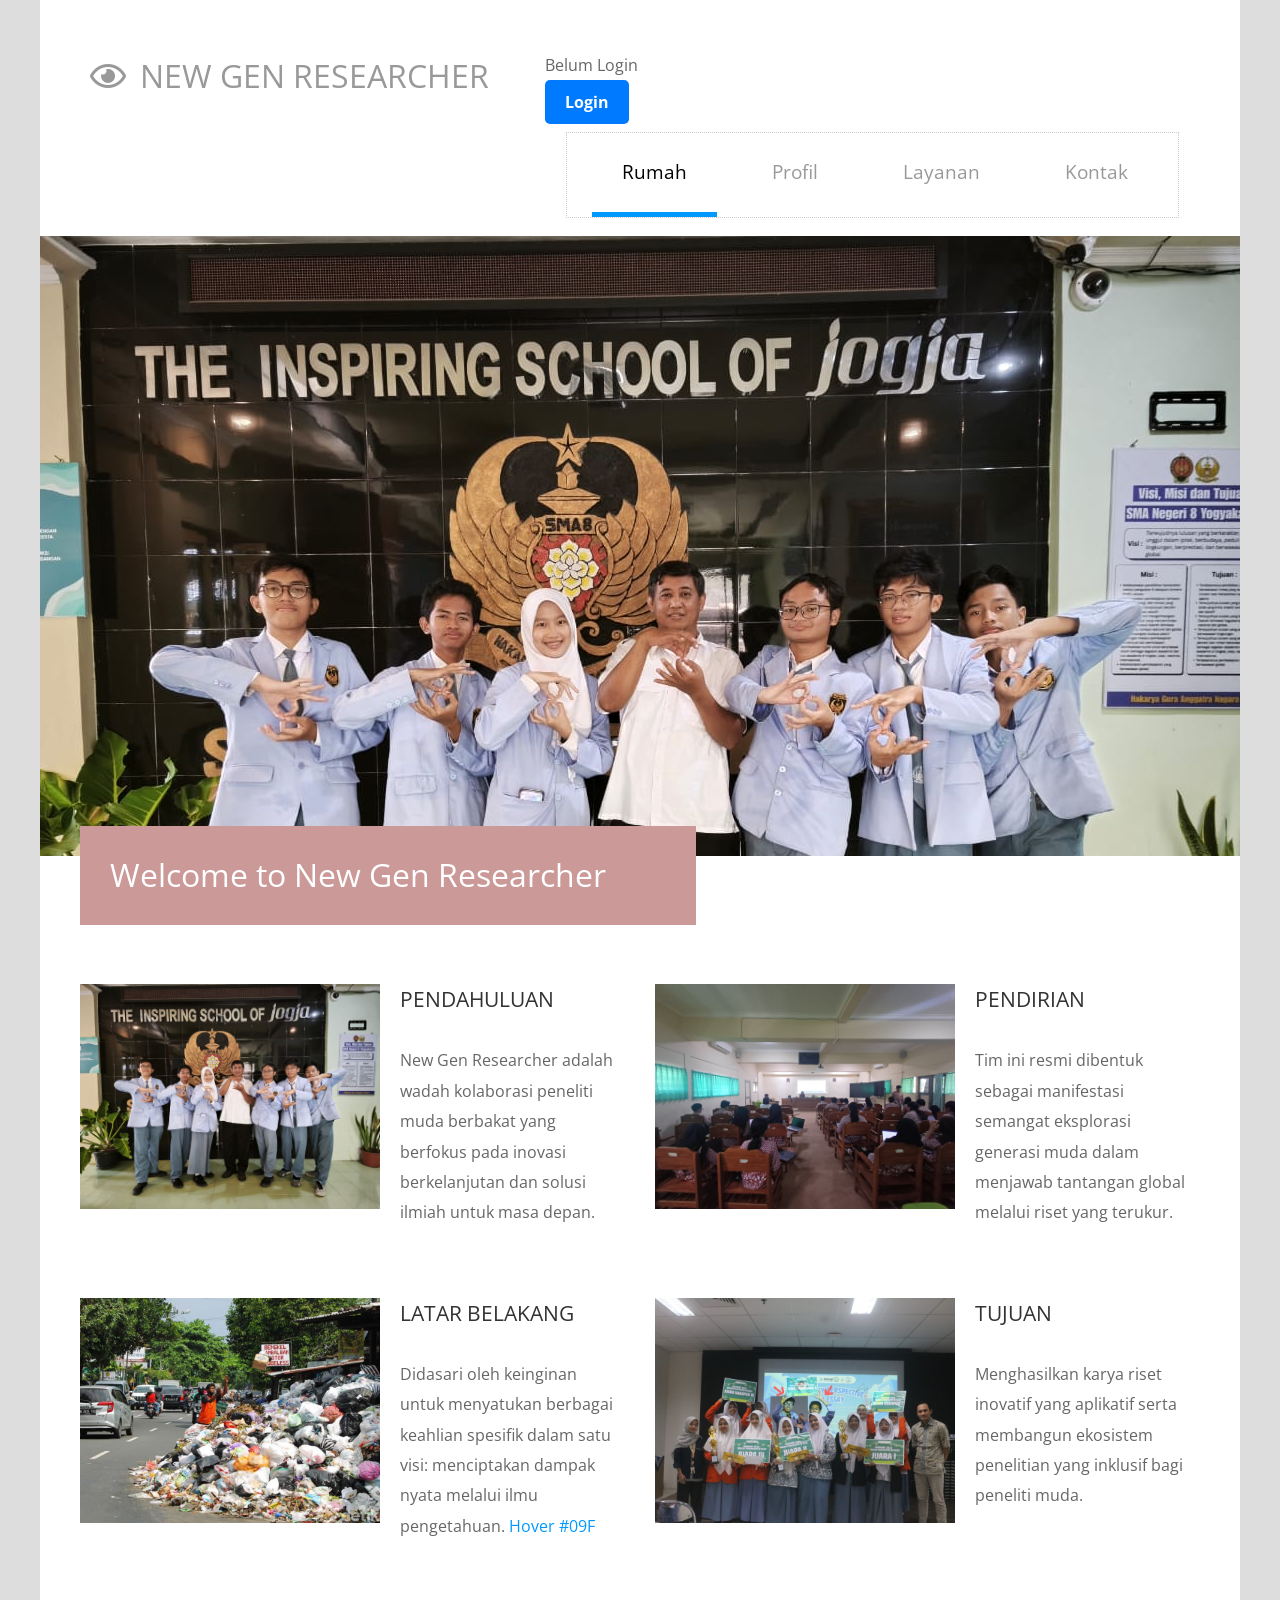
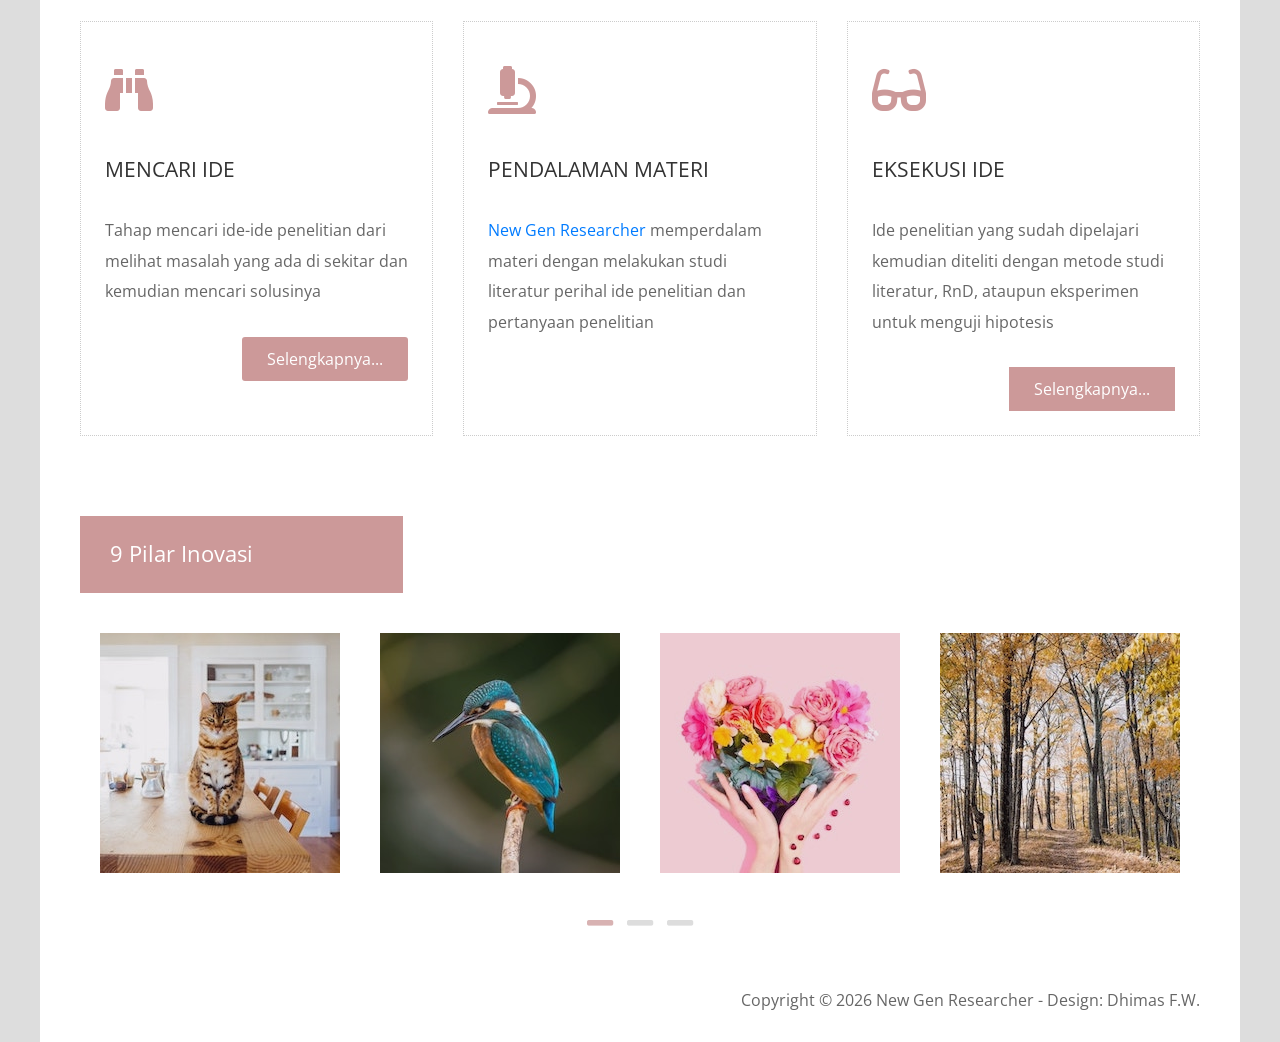
<file: index.html>
<!DOCTYPE html>
<html lang="en">
<head>
    <meta charset="UTF-8">
    <meta name="viewport" content="width=device-width, initial-scale=1.0">
    <meta http-equiv="X-UA-Compatible" content="ie=edge">
    
    <title>New Vision HTML CSS Template</title>
    
    <link href="https://fonts.googleapis.com/css?family=Open+Sans:400,800" rel="stylesheet" /> <!-- https://fonts.google.com/specimen/Open+Sans?selection.family=Open+Sans -->
    <link href="css/all.min.css" rel="stylesheet" /> <!-- https://fontawesome.com/ -->
    <link href="slick/slick.css" rel="stylesheet" /> <!-- https://kenwheeler.github.io/slick/ -->
    <link href="slick/slick-theme.css" rel="stylesheet" />
	<link href="css/bootstrap.min.css" rel="stylesheet" /> <!-- https://getbootstrap.com -->
	<link href="css/templatemo-new-vision.css" rel="stylesheet" />
<!--

New Vision Template

https://templatemo.com/tm-542-new-vision

-->
</head>
<body>
    <!-- Page Header -->
    <div class="container-fluid">
        <div class="tm-site-header">
            <div class="row">
                <div class="col-12 tm-site-header-col">
                    <div class="tm-site-header-left">
                        <i class="far fa-2x fa-eye tm-site-icon"></i>
                        <h1 class="tm-site-name">New Gen Researcher</h1>
                    </div>
				<div class="primary-button">
                    <p id="userInfo">Belum Login</p>
                    <div id="authArea">
      	                <a href="login/login.html" class="nav-cta">
                           Login
                        </a>
                    </div>
                    <div class="tm-site-header-right tm-menu-container-outer">
                        
                        <!--Navbar-->
                        <nav class="navbar navbar-expand-lg">
                        
                          <!-- Collapse button -->
                          <button class="navbar-toggler toggler-example" type="button" data-toggle="collapse" data-target="#navbarSupportedContent1"
                            aria-controls="navbarSupportedContent1" aria-expanded="false" aria-label="Toggle navigation"><span class="dark-blue-text"><i
                                class="fas fa-bars fa-1x"></i></span></button>
                        
                          <!-- Collapsible content -->
                          <div class="collapse navbar-collapse tm-nav" id="navbarSupportedContent1">
                        
                            <!-- Links -->
                            <ul class="navbar-nav mr-auto">
                              <li class="nav-item active">
                                <a class="nav-link tm-nav-link" href="#">Rumah <span class="sr-only">(current)</span></a>
                              </li>
                              <li class="nav-item">
                                <a class="nav-link tm-nav-link" href="company.html">Profil</a>
                              </li>
                              <li class="nav-item">
                                <a class="nav-link tm-nav-link" href="services.html">Layanan</a>
                              </li>
                              <li class="nav-item">
                                <a class="nav-link tm-nav-link" href="contact.html">Kontak</a>
                              </li>
                            </ul>
                            <!-- Links -->
                        
                          </div>
                          <!-- Collapsible content -->
                        
                        </nav>
                        <!--/.Navbar-->
                    </div>
                </div>
            </div>
        </div>
        
        <div class="row">
            <div class="col-12">
                <div class="tm-main-bg"></div>        
            </div>
        </div>
        
        <!-- Main -->
        <main>
            <!-- Welcome section -->
            <section class="tm-welcome">
                <div class="row">
                    <div class="col-12">
                        <h2 class="tm-section-header tm-header-floating">Welcome to New Gen Researcher</h2>         
                    </div>
                </div>
                
                <div class="row tm-welcome-row">
                    <article class="col-lg-6 tm-media">
                        <img src="img/img-3x2-01.jpg" alt="Welcome image" class="img-fluid tm-media-img" />
                        <div class="tm-media-body">
                            <a href="#" class="tm-article-link"><h3 class="tm-article-title text-uppercase">Pendahuluan</h3></a>
                            <p>New Gen Researcher adalah wadah kolaborasi peneliti muda berbakat yang berfokus pada inovasi berkelanjutan dan solusi ilmiah untuk masa depan.</p>
                        </div>
                    </article>
                    <article class="col-lg-6 tm-media">
                        <img src="img/img-3x2-02.jpg" alt="Welcome image" class="img-fluid tm-media-img" />
                        <div class="tm-media-body">
                            <a href="#" class="tm-article-link"><h3 class="tm-article-title text-uppercase">Pendirian</h3></a>
                            <p>Tim ini resmi dibentuk sebagai manifestasi semangat eksplorasi generasi muda dalam menjawab tantangan global melalui riset yang terukur.</p>
                        </div>
                    </article>
                    <article class="col-lg-6 tm-media">
                        <img src="img/img-3x2-03.jpg" alt="Welcome image" class="img-fluid tm-media-img" />
                        <div class="tm-media-body">
                            <a href="#" class="tm-article-link"><h3 class="tm-article-title text-uppercase">Latar Belakang</h3></a>
                            <p>Didasari oleh keinginan untuk menyatukan berbagai keahlian spesifik dalam satu visi: menciptakan dampak nyata melalui ilmu pengetahuan. <span class="tm-hover-color">Hover #09F</span></p>
                        </div>
                    </article>
                    <article class="col-lg-6 tm-media">
                        <img src="img/img-3x2-04.jpg" alt="Welcome image" class="img-fluid tm-media-img" />
                        <div class="tm-media-body">
                            <a href="#" class="tm-article-link"><h3 class="tm-article-title text-uppercase">Tujuan</h3></a>
                            <p>Menghasilkan karya riset inovatif yang aplikatif serta membangun ekosistem penelitian yang inklusif bagi peneliti muda.</p>
                        </div>
                    </article>
                </div>
                
                <div class="row tm-welcome-row-2">
                    <div class="col-lg-4 tm-dotted-box-container">
                        <article class="tm-dotted-box">
                            <i class="fas fa-3x fa-binoculars tm-article-icon"></i>
                            <h3 class="tm-article-title">Mencari Ide</h3>
                            <p class="tm-article-text">Tahap mencari ide-ide penelitian dari melihat masalah yang ada di sekitar dan kemudian mencari solusinya</p>
                            <a class="tm-btn tm-btn-rounded tm-article-link" href="#">Selengkapnya...</a>
                        </article>    
                    </div>
                    <div class="col-lg-4 tm-dotted-box-container">
                        <article class="tm-dotted-box">
                            <i class="fas fa-3x fa-microscope tm-article-icon"></i>
                            <h3 class="tm-article-title">Pendalaman Materi</h3>
                            <p class="tm-article-text"><a rel="nofollow" target="_parent" href="https://langgengsudiwiyono-jpg.github.io/dhimastugasakhir/index.html">New Gen Researcher</a> memperdalam materi dengan melakukan studi literatur perihal ide penelitian dan pertanyaan penelitian</p>
                        </article>    
                    </div>
                    <div class="col-lg-4 tm-dotted-box-container">
                        <article class="tm-dotted-box">
                            <i class="fas fa-3x fa-glasses tm-article-icon"></i>
                            <h3 class="tm-article-title">Eksekusi Ide</h3>
                            <p class="tm-article-text">Ide penelitian yang sudah dipelajari kemudian diteliti dengan metode studi literatur, RnD, ataupun eksperimen untuk menguji hipotesis</p>
                            <a class="tm-btn tm-article-link" href="#">Selengkapnya...</a>
                        </article>
                    </div>
                </div>
            </section>
            
            <!-- Featured -->
            <section class="tm-featured">
                <div class="row">
                    <div class="col-12">
                        <h2 class="tm-section-header tm-section-header-small">9 Pilar Inovasi</h2>        
                    </div>
                </div>
                
                <!-- Carousel -->
                <div class="grid tm-carousel">
                    <figure class="effect-honey">
                        <img src="img/gallery-item-01.jpg" alt="Featured Item">
                        <figcaption>
                            <h4><i><span>IDE</span> JADI NYATA</i></h4>
                        </figcaption>
                    </figure>
                    <figure class="effect-honey">
                        <img src="img/gallery-item-02.jpg" alt="Featured Item">
                        <figcaption>
                            <h4><i><span>INOVASI</span> TANPA BATAS</i></h4>
                        </figcaption>
                    </figure>
                    <figure class="effect-honey">
                        <img src="img/gallery-item-03.jpg" alt="Featured Item">
                        <figcaption>
                            <h4><i><span>SAINS</span> UNTUK SEMUA</i></h4>
                        </figcaption>
                    </figure>
                    <figure class="effect-honey">
                        <img src="img/gallery-item-04.jpg" alt="Featured Item">
                        <figcaption>
                            <h4><i><span>REVOLUSI</span> IDE BARU</i></h4>
                        </figcaption>
                    </figure>
                    <figure class="effect-honey">
                        <img src="img/gallery-item-05.jpg" alt="Featured Item">
                        <figcaption>
                            <h4><i><span>CIPTAKAN</span> MASA DEPAN</i></h4>
                        </figcaption>
                    </figure>
                    <figure class="effect-honey">
                        <img src="img/gallery-item-06.jpg" alt="Featured Item">
                        <figcaption>
                            <h4><i><span>RISET</span> UNTUK KEMAJUAN</i></h4>
                        </figcaption>
                    </figure>
                    <figure class="effect-honey">
                        <img src="img/gallery-item-07.jpg" alt="Featured Item">
                        <figcaption>
                            <h4><i><span>ENAM</span> JIWA INOVASI</i></h4>
                        </figcaption>
                    </figure>
                    <figure class="effect-honey">
                        <img src="img/gallery-item-08.jpg" alt="Featured Item">
                        <figcaption>
                            <h4><i><span>IDE,</span> AKSI, DAMPAK</i></h4>
                        </figcaption>
                    </figure>
                </div>
            </section>
            
            <footer>
                Copyright &copy; 2026 New Gen Researcher
                
                - Design: <a href="https://templatemo.com" rel="sponsored" target="_parent" title="css templates">Dhimas F.W.</a>
            </footer>

        </main>
    </div>
    <script src="js/jquery-3.4.1.min.js"></script>
    <script src="slick/slick.min.js"></script>
    <script src="js/bootstrap.min.js"></script>
    <script src="js/templatemo-script.js"></script>
	<script src="login/js/welcome.js"></script>
</body>
</html>
</file>
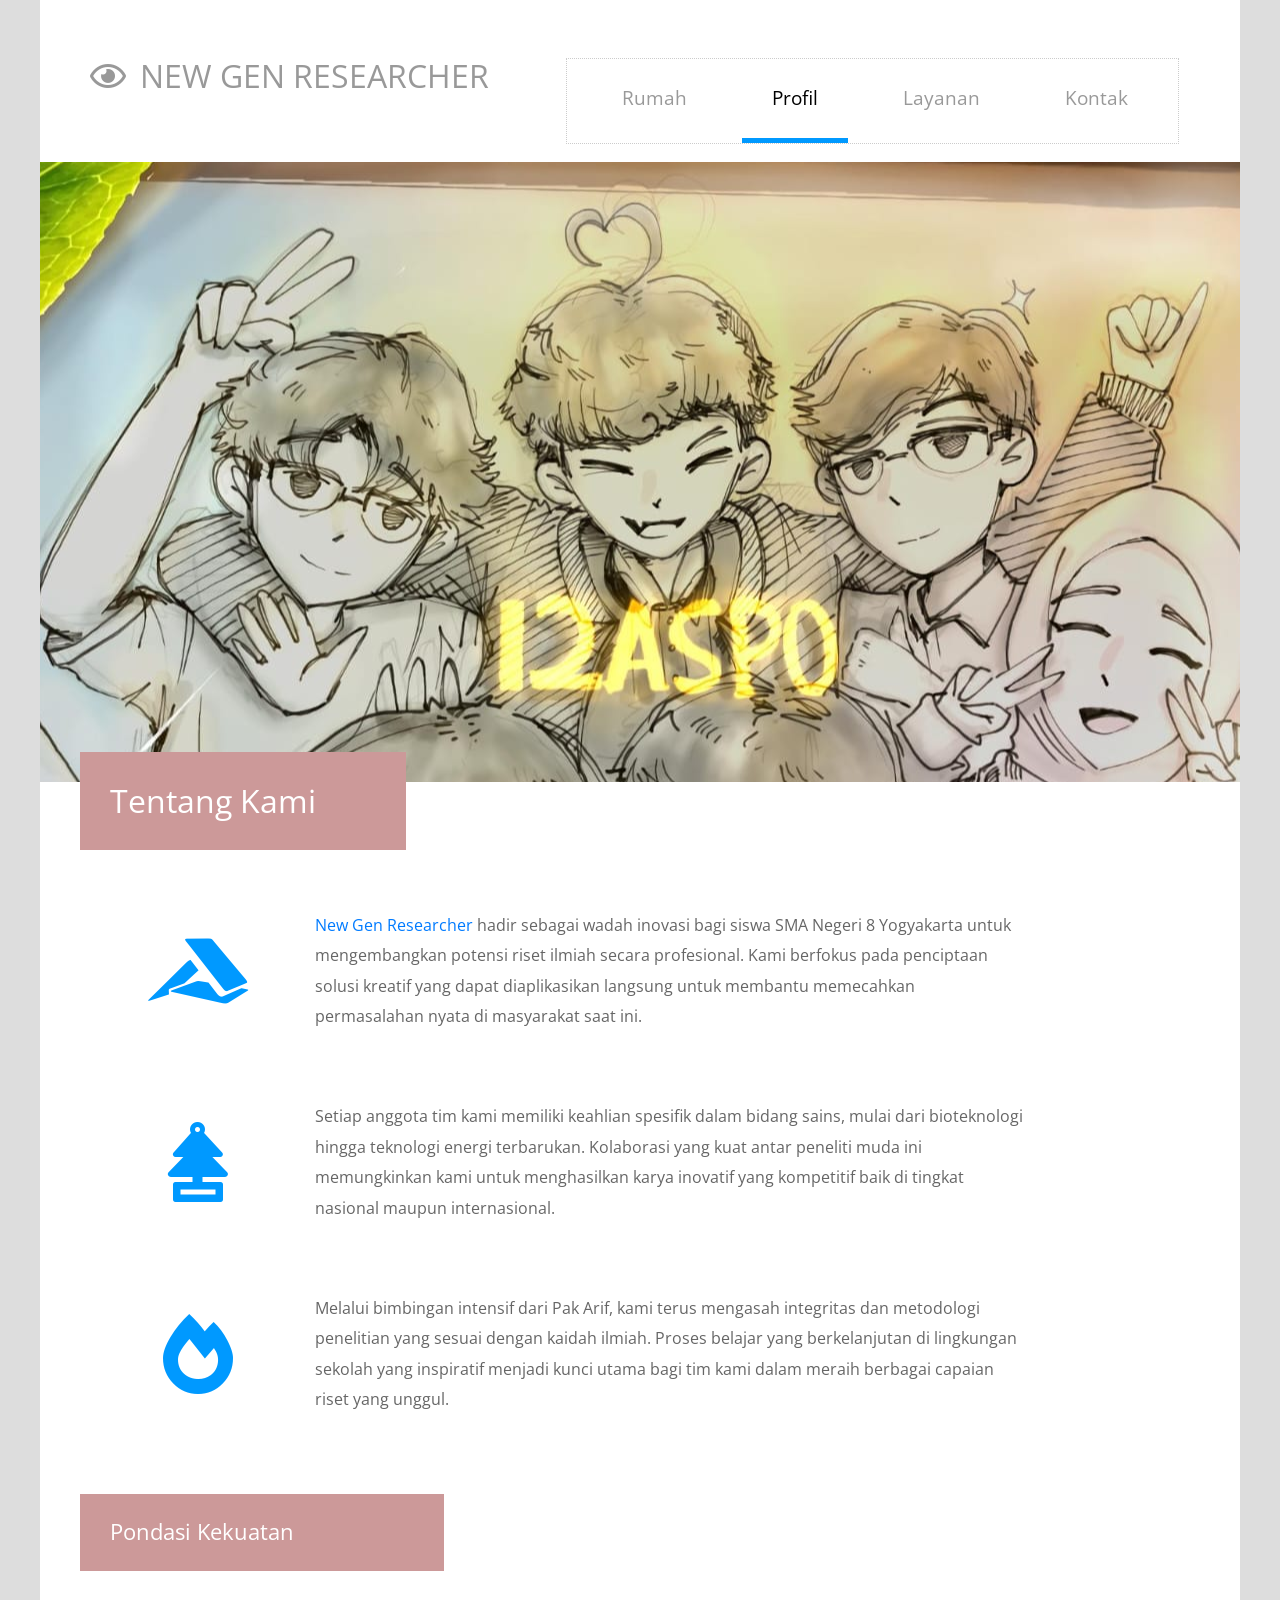
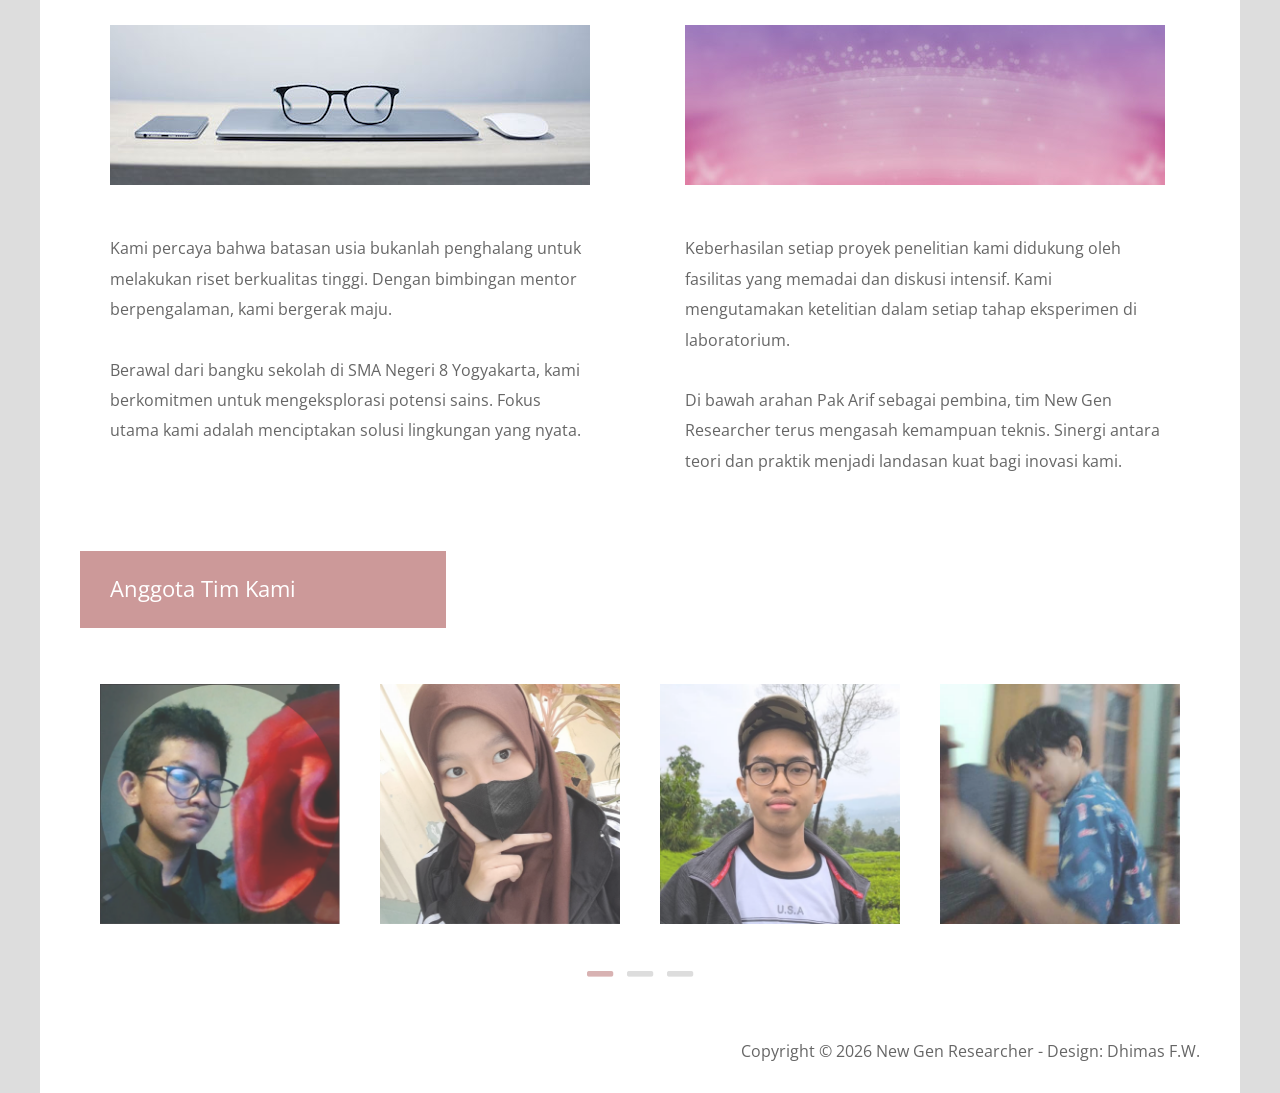
<file: company.html>
<!DOCTYPE html>
<html lang="en">
<head>
    <meta charset="UTF-8">
    <meta name="viewport" content="width=device-width, initial-scale=1.0">
    <meta http-equiv="X-UA-Compatible" content="ie=edge">
    
    <title>New Gen Researcher - Page 2</title>
    
    <link href="https://fonts.googleapis.com/css?family=Open+Sans:400,800" rel="stylesheet" /> <!-- https://fonts.google.com/specimen/Open+Sans?selection.family=Open+Sans -->
    <link href="css/all.min.css" rel="stylesheet" /> <!-- https://fontawesome.com/ -->
    <link href="slick/slick.css" rel="stylesheet" /> <!-- https://kenwheeler.github.io/slick/ -->
    <link href="slick/slick-theme.css" rel="stylesheet" />
	<link href="css/bootstrap.min.css" rel="stylesheet" /> <!-- https://getbootstrap.com -->
	<link href="css/templatemo-new-vision.css" rel="stylesheet" />
<!--

New Vision Template

https://templatemo.com/tm-542-new-vision

-->
</head>
<body>
    <!-- Page Header -->
    <div class="container-fluid">
        <div class="tm-site-header">
            <div class="row">
                <div class="col-12 tm-site-header-col">
                    <div class="tm-site-header-left">
                        <i class="far fa-2x fa-eye tm-site-icon"></i>
                        <h1 class="tm-site-name">New Gen Researcher</h1>
                    </div>
                    <div class="tm-site-header-right tm-menu-container-outer">
                        
                        <!--Navbar-->
                        <nav class="navbar navbar-expand-lg">
                        
                          <!-- Collapse button -->
                          <button class="navbar-toggler toggler-example" type="button" data-toggle="collapse" data-target="#navbarSupportedContent1"
                            aria-controls="navbarSupportedContent1" aria-expanded="false" aria-label="Toggle navigation"><span class="dark-blue-text"><i
                                class="fas fa-bars fa-1x"></i></span></button>
                        
                          <!-- Collapsible content -->
                          <div class="collapse navbar-collapse tm-nav" id="navbarSupportedContent1">
                        
                            <!-- Links -->
                            <ul class="navbar-nav mr-auto">
                              <li class="nav-item">
                                <a class="nav-link tm-nav-link" href="index.html">Rumah <span class="sr-only">(current)</span></a>
                              </li>
                              <li class="nav-item active">
                                <a class="nav-link tm-nav-link" href="#">Profil</a>
                              </li>
                              <li class="nav-item">
                                <a class="nav-link tm-nav-link" href="services.html">Layanan</a>
                              </li>
                              <li class="nav-item">
                                <a class="nav-link tm-nav-link" href="contact.html">Kontak</a>
                              </li>
                            </ul>
                            <!-- Links -->
                        
                          </div>
                          <!-- Collapsible content -->
                        
                        </nav>
                        <!--/.Navbar-->
                    </div>
                </div>
            </div>
        </div>
        
        <div class="row">
            <div class="col-12">
                <div class="tm-main-bg tm-about-bg"></div>        
            </div>
        </div>
        
        <!-- Main -->
        <main>
            <!-- Welcome section -->
            <section class="tm-welcome">
                <div class="row">
                    <div class="col-12">
                        <h2 class="tm-section-header tm-header-floating">Tentang Kami</h2>         
                    </div>
                </div>
                
                <div class="row tm-welcome-row">
                    <div class="tm-about">
                        <div class="col-12 tm-media tm-media-v-center">
                            <i class="fab fa-5x fa-accusoft tm-about-icon"></i>
                            <div>
                                <p><a rel="nofollow" target="_parent" href="https://langgengsudiwiyono-jpg.github.io/dhimastugasakhir/">New Gen Researcher</a> hadir sebagai wadah inovasi bagi siswa SMA Negeri 8 Yogyakarta untuk mengembangkan potensi riset ilmiah secara profesional. Kami berfokus pada penciptaan solusi kreatif yang dapat diaplikasikan langsung untuk membantu memecahkan permasalahan nyata di masyarakat saat ini.</p>
                            </div>
                        </div>
                        <div class="col-12 tm-media tm-media-v-center">
                            <i class="fas fa-5x fa-air-freshener tm-about-icon"></i>
                            <div>
                                <p>Setiap anggota tim kami memiliki keahlian spesifik dalam bidang sains, mulai dari bioteknologi hingga teknologi energi terbarukan. Kolaborasi yang kuat antar peneliti muda ini memungkinkan kami untuk menghasilkan karya inovatif yang kompetitif baik di tingkat nasional maupun internasional.</p>
                            </div>
                        </div>
                        <div class="col-12 tm-media tm-media-v-center">
                            <i class="fas fa-5x fa-fire-alt tm-about-icon"></i>
                            <div>
                                <p>Melalui bimbingan intensif dari Pak Arif, kami terus mengasah integritas dan metodologi penelitian yang sesuai dengan kaidah ilmiah. Proses belajar yang berkelanjutan di lingkungan sekolah yang inspiratif menjadi kunci utama bagi tim kami dalam meraih berbagai capaian riset yang unggul.</p>
                            </div>
                        </div>    
                    </div>
                </div>
                
                <div class="row tm-welcome-row-2">
                    <div class="col-12">
                        <h2 class="tm-section-header tm-section-header-small mb-4">Pondasi Kekuatan</h2>        
                    </div>
                    <div class="col-md-6">
                        <div class="tm-about-1">
                            <img src="img/img-3x1-01.jpg" alt="Image" class="img-fluid mb-5">
                            <p class="tm-article-text">Kami percaya bahwa batasan usia bukanlah penghalang untuk melakukan riset berkualitas tinggi. Dengan bimbingan mentor berpengalaman, kami bergerak maju.</p>
                            <p>Berawal dari bangku sekolah di SMA Negeri 8 Yogyakarta, kami berkomitmen untuk mengeksplorasi potensi sains. Fokus utama kami adalah menciptakan solusi lingkungan yang nyata.</p>
                        </div>    
                    </div>
                    <div class="col-md-6">
                        <div class="tm-about-1">
                            <img src="img/img-3x1-02.jpg" alt="Image" class="img-fluid mb-5">
                            <p class="tm-article-text">Keberhasilan setiap proyek penelitian kami didukung oleh fasilitas yang memadai dan diskusi intensif. Kami mengutamakan ketelitian dalam setiap tahap eksperimen di laboratorium.</p>
                            <p>Di bawah arahan Pak Arif sebagai pembina, tim New Gen Researcher terus mengasah kemampuan teknis. Sinergi antara teori dan praktik menjadi landasan kuat bagi inovasi kami.</p>
                        </div>    
                    </div>
                </div>
            </section>
            
            <!-- Featured -->
            <section class="tm-featured">
                <div class="row">
                    <div class="col-12">
                        <h2 class="tm-section-header tm-section-header-small mb-3">Anggota Tim Kami</h2>        
                    </div>
                </div>
                
                <!-- Carousel -->
                <div class="grid tm-carousel">
                    <figure class="effect-zoe">
                        <img src="img/team-img-01.jpg" alt="Featured Item">
                        <figcaption>
                            <h2>Dhimas Faiz W.</h2>
                            <p class="icon-links">
								<a href="https://fb.com"><i class="fab fa-facebook-f"></i></a>
								<a href="https://twitter.com"><i class="fab fa-twitter"></i></a>
								<a href="https://instagram.com"><i class="fab fa-instagram"></i></a>
							</p>
                        </figcaption>
                    </figure>
                    <figure class="effect-zoe">
                        <img src="img/team-img-02.jpg" alt="Featured Item">
                        <figcaption>
                            <h2>Maulaa Auliya A.</h2>
                            <p class="icon-links">
								<a href="https://fb.com"><i class="fab fa-facebook-f"></i></a>
								<a href="https://twitter.com"><i class="fab fa-twitter"></i></a>
								<a href="https://instagram.com"><i class="fab fa-instagram"></i></a>
							</p>
                        </figcaption>
                    </figure>
                    <figure class="effect-zoe">
                        <img src="img/team-img-03.jpg" alt="Featured Item">
                        <figcaption>
                            <h2>Aditya Damar P.</h2>
                            <p class="icon-links">
								<a href="https://fb.com"><i class="fab fa-facebook-f"></i></a>
								<a href="https://twitter.com"><i class="fab fa-twitter"></i></a>
								<a href="https://instagram.com"><i class="fab fa-instagram"></i></a>
							</p>
                        </figcaption>
                    </figure>
                    <figure class="effect-zoe">
                        <img src="img/team-img-04.jpg" alt="Featured Item">
                        <figcaption>
                            <h2>Raditya Anwar Z.</h2>
                            <p class="icon-links">
								<a href="https://fb.com"><i class="fab fa-facebook-f"></i></a>
								<a href="https://twitter.com"><i class="fab fa-twitter"></i></a>
								<a href="https://instagram.com"><i class="fab fa-instagram"></i></a>
							</p>
                        </figcaption>
                    </figure>
                    <figure class="effect-zoe">
                        <img src="img/team-img-05.jpg" alt="Featured Item">
                        <figcaption>
                            <h2>Nathanael Arvin A.</h2>
                            <p class="icon-links">
								<a href="https://fb.com"><i class="fab fa-facebook-f"></i></a>
								<a href="https://twitter.com"><i class="fab fa-twitter"></i></a>
								<a href="https://instagram.com"><i class="fab fa-instagram"></i></a>
							</p>
                        </figcaption>
                    </figure>
                    <figure class="effect-zoe">
                        <img src="img/team-img-06.jpg" alt="Featured Item">
                        <figcaption>
                            <h2>Muhammad Fathir A.A.</h2>
                            <p class="icon-links">
								<a href="https://fb.com"><i class="fab fa-facebook-f"></i></a>
								<a href="https://twitter.com"><i class="fab fa-twitter"></i></a>
								<a href="https://instagram.com"><i class="fab fa-instagram"></i></a>
							</p>
                        </figcaption>
                    </figure>
                    <figure class="effect-zoe">
                        <img src="img/team-img-07.jpg" alt="Featured Item">
                        <figcaption>
                            <h2>Arif Kurniawan</h2>
                            <p class="icon-links">
								<a href="https://fb.com"><i class="fab fa-facebook-f"></i></a>
								<a href="https://twitter.com"><i class="fab fa-twitter"></i></a>
								<a href="https://instagram.com"><i class="fab fa-instagram"></i></a>
							</p>
                        </figcaption>
                    </figure>
                    <figure class="effect-zoe">
                        <img src="img/team-img-08.jpg" alt="Featured Item">
                        <figcaption>
                            <h2>Meino Rafif P.</h2>
                            <p class="icon-links">
								<a href="https://facebook.com"><i class="fab fa-facebook-f"></i></a>
								<a href="https://twitter.com"><i class="fab fa-twitter"></i></a>
								<a href="https://instagram.com"><i class="fab fa-instagram"></i></a>
							</p>
                        </figcaption>
                    </figure>
                </div>
            </section>
            
            <footer>
                Copyright &copy; 2026 New Gen Researcher 
                
                - Design: <a href="https://templatemo.com" rel="sponsored" target="_parent" title="css templates">Dhimas F.W.</a>
            </footer>
            
        </main>
    </div>
    <script src="js/jquery-3.4.1.min.js"></script>
    <script src="slick/slick.min.js"></script>
    <script src="js/bootstrap.min.js"></script>
    <script src="js/templatemo-script.js"></script>
</body>
</html>
</file>
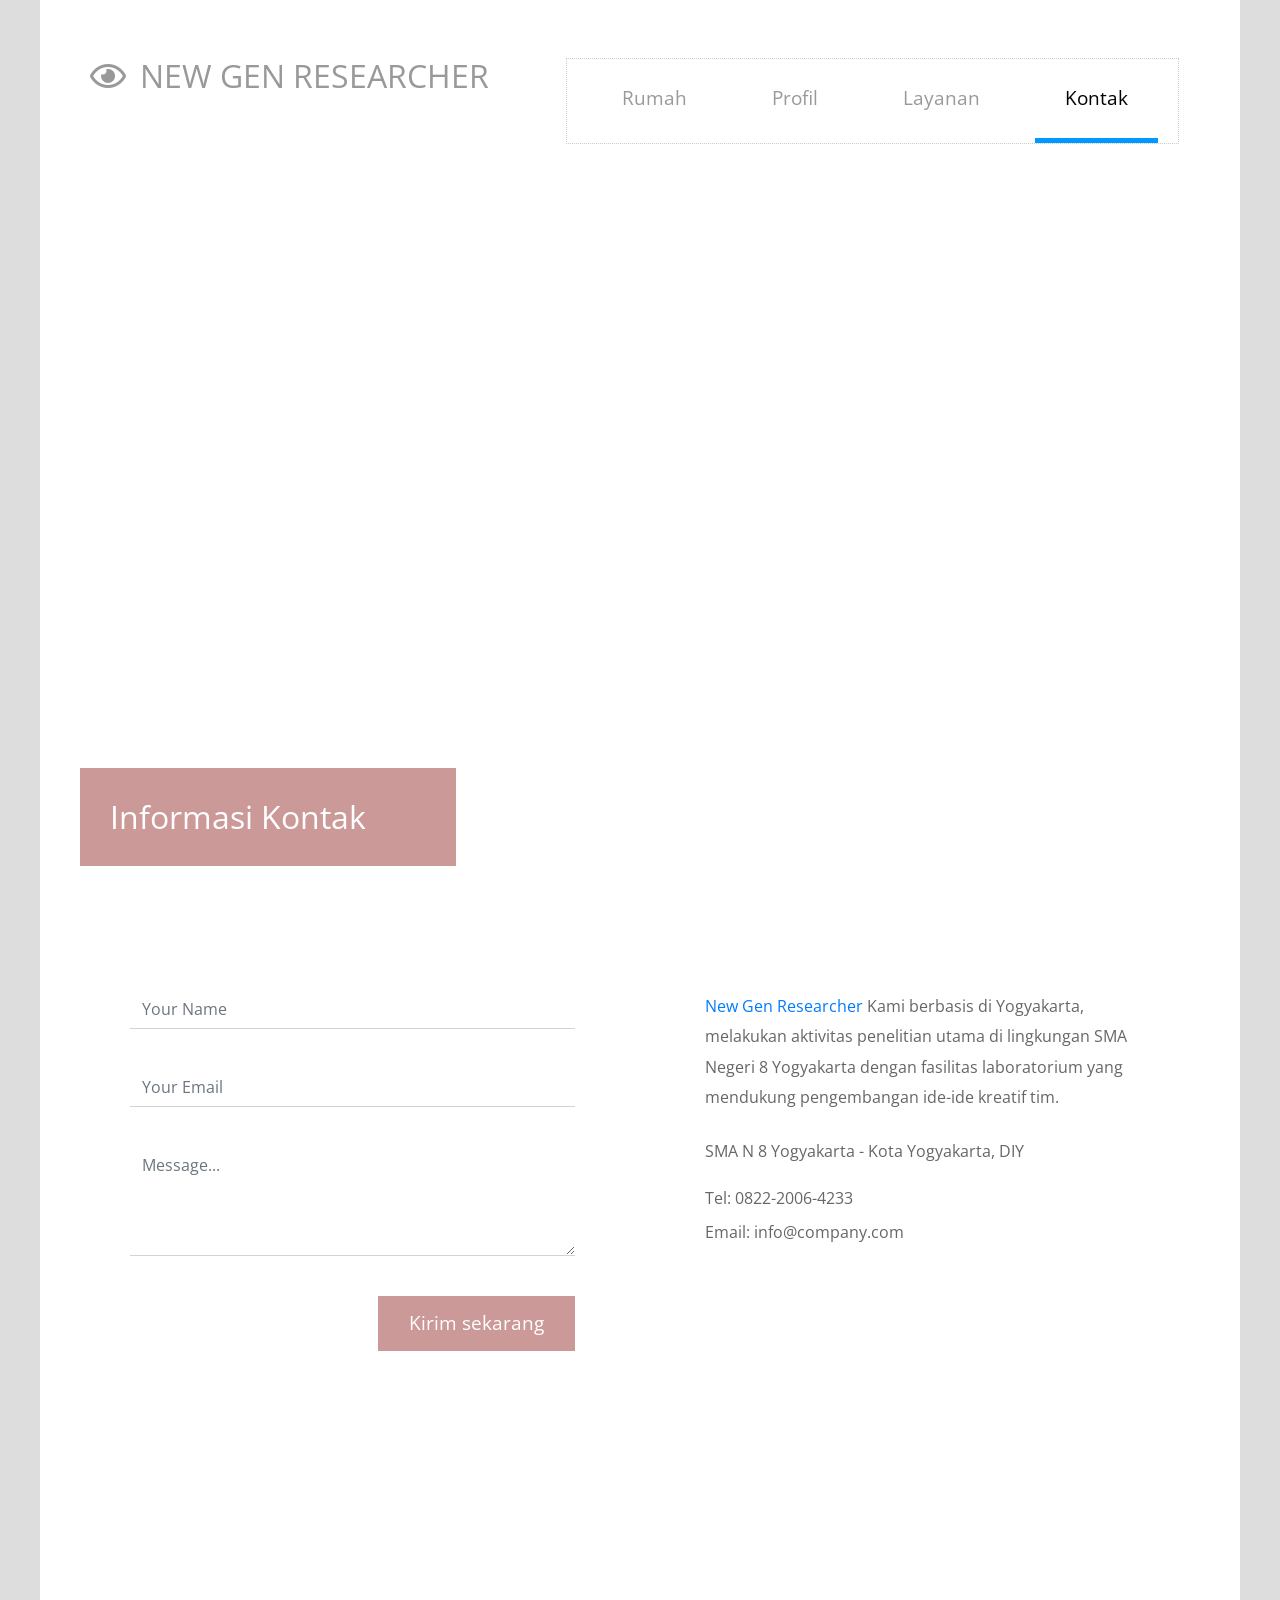
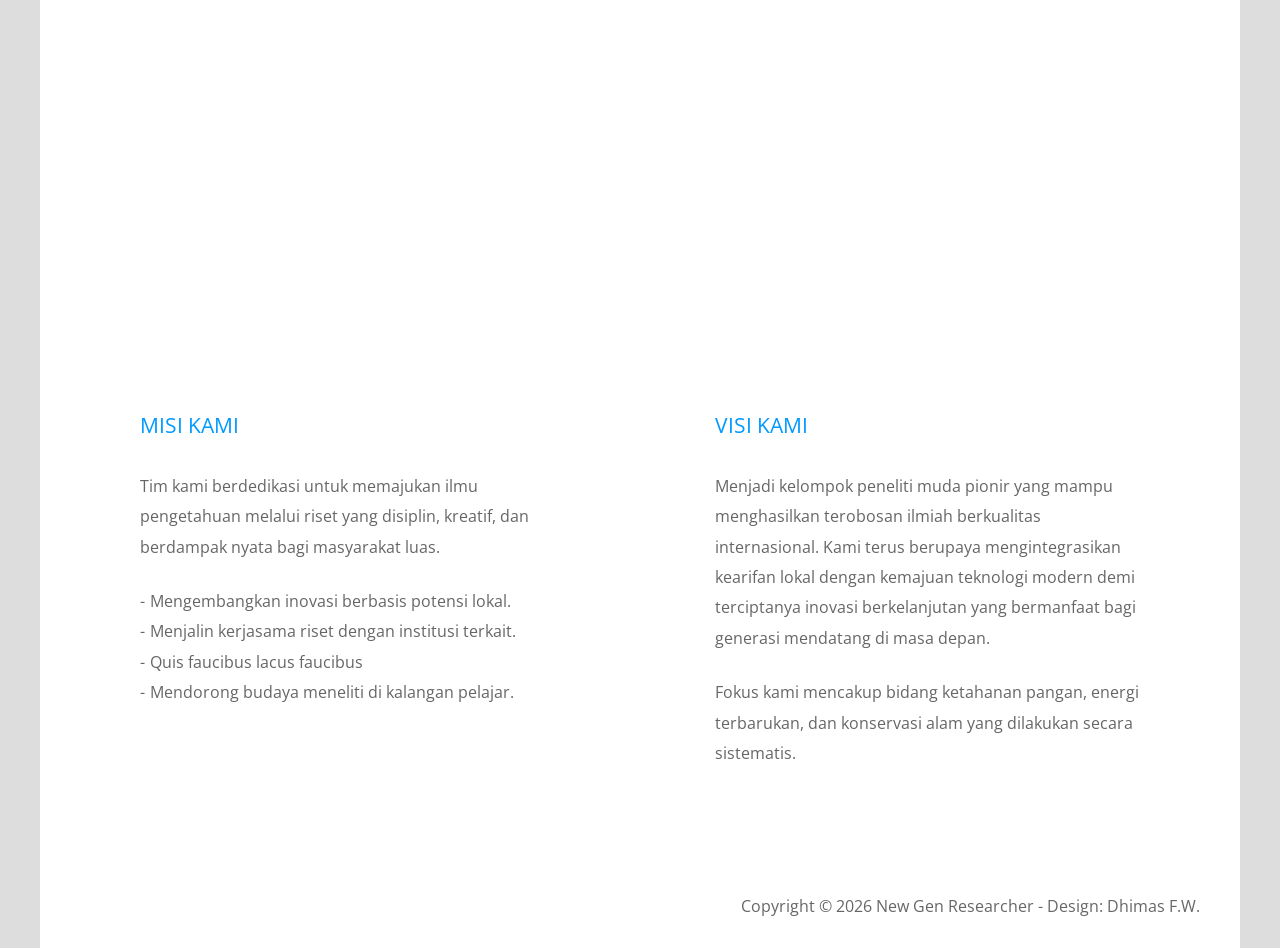
<file: contact.html>
<!DOCTYPE html>
<html lang="en">
<head>
    <meta charset="UTF-8">
    <meta name="viewport" content="width=device-width, initial-scale=1.0">
    <meta http-equiv="X-UA-Compatible" content="ie=edge">
    
    <title>New Gen Researcher - Contact Page</title>
    
    <link href="https://fonts.googleapis.com/css?family=Open+Sans:400,800" rel="stylesheet" /> <!-- https://fonts.google.com/specimen/Open+Sans?selection.family=Open+Sans -->
    <link href="css/all.min.css" rel="stylesheet" /> <!-- https://fontawesome.com/ -->
    <link href="css/bootstrap.min.css" rel="stylesheet" /> <!-- https://getbootstrap.com -->
	<link href="css/templatemo-new-vision.css" rel="stylesheet" />
<!--

New Gen Researcher Template

https://templatemo.com/tm-542-new-vision

-->
</head>
<body>
    <!-- Page Header -->
    <div class="container-fluid">
        <div class="tm-site-header">
            <div class="row">
                <div class="col-12 tm-site-header-col">
                    <div class="tm-site-header-left">
                        <i class="far fa-2x fa-eye tm-site-icon"></i>
                        <h1 class="tm-site-name">New Gen Researcher</h1>
                    </div>
                    <div class="tm-site-header-right tm-menu-container-outer">
                        
                        <!--Navbar-->
                        <nav class="navbar navbar-expand-lg">
                        
                          <!-- Collapse button -->
                          <button class="navbar-toggler toggler-example" type="button" data-toggle="collapse" data-target="#navbarSupportedContent1"
                            aria-controls="navbarSupportedContent1" aria-expanded="false" aria-label="Toggle navigation"><span class="dark-blue-text"><i
                                class="fas fa-bars fa-1x"></i></span></button>
                        
                          <!-- Collapsible content -->
                          <div class="collapse navbar-collapse tm-nav" id="navbarSupportedContent1">
                        
                            <!-- Links -->
                            <ul class="navbar-nav mr-auto">
                              <li class="nav-item">
                                <a class="nav-link tm-nav-link" href="index.html">Rumah <span class="sr-only">(current)</span></a>
                              </li>
                              <li class="nav-item">
                                <a class="nav-link tm-nav-link" href="company.html">Profil</a>
                              </li>
                              <li class="nav-item">
                                <a class="nav-link tm-nav-link" href="services.html">Layanan</a>
                              </li>
                              <li class="nav-item active">
                                <a class="nav-link tm-nav-link" href="#">Kontak</a>
                              </li>
                            </ul>
                            <!-- Links -->
                        
                          </div>
                          <!-- Collapsible content -->
                        
                        </nav>
                        <!--/.Navbar-->
                    </div>
                </div>
            </div>
        </div>
        
        <div class="row">
            <div class="col-12">
			    <iframe width="1100" height="630" src="https://www.youtube.com/embed/wCZVjLkeLpg?si=uAwER_a1iF8DV4p5" title="YouTube video player" frameborder="0" allow="accelerometer; autoplay; clipboard-write; encrypted-media; gyroscope; picture-in-picture; web-share" referrerpolicy="strict-origin-when-cross-origin" allowfullscreen></iframe>
            </div>
        </div>
        
        <!-- Main -->
        <main>
            <!-- Welcome section -->
            <section class="tm-welcome">
                <div class="row">
                    <div class="col-12">
                        <h2 class="tm-section-header tm-header-floating">Informasi Kontak</h2>         
                    </div>
                </div>
                
                <div class="row tm-welcome-row">
                    <div class="col-lg-6 mb-5 tm-contact-box">
                      <div class="tm-contact-form-wrap">
                        <form id="contact-form" action="" method="post" class="tm-contact-form">
                            <div class="form-group">
                              <input type="text" id="contact_name" name="contact_name" class="form-control rounded-0 border-top-0 border-right-0 border-left-0" placeholder="Your Name" required="" />
                            </div>
                            <div class="form-group">
                              <input type="email" id="contact_email" name="contact_email" class="form-control rounded-0 border-top-0 border-right-0 border-left-0" placeholder="Your Email" required="" />
                            </div>
                    
                            <div class="form-group">
                              <textarea rows="4" id="contact_message" name="contact_message" class="form-control rounded-0 border-top-0 border-right-0 border-left-0" placeholder="Message..." required=""></textarea>
                            </div>
                    
                            <div class="form-group mb-0">
                              <button type="submit" class="btn rounded-0 d-block ml-auto tm-btn-primary">
                                Kirim sekarang
                              </button>
                            </div>
                          </form>
                      </div>                    
                    </div>
                    <div class="col-lg-6 mb-5 tm-contact-box">
                      <div class="tm-double-border-1 tm-border-gray">
                        <div class="tm-double-border-2 tm-border-gray tm-box-pad">
                            <p class="mb-4">
                              <a rel="nofollow" target="_parent" href="https://langgengsudiwiyono-jpg.github.io/dhimastugasakhir/">New Gen Researcher</a> Kami berbasis di Yogyakarta, melakukan aktivitas penelitian utama di lingkungan SMA Negeri 8 Yogyakarta dengan fasilitas laboratorium yang mendukung pengembangan ide-ide kreatif tim.
                            </p>
                            <p class="mb-3">
                              SMA N 8 Yogyakarta - Kota Yogyakarta, DIY
                            </p>
                            <p class="mb-1">Tel: <a href="tel:0900100910" class="tm-link">0822-2006-4233</a></p>
                            <p>Email: <a href="mailto:info@company.com" class="tm-link">info@company.com</a></p>
                        </div>                    
                      </div>                  
                    </div>
                </div>
                
                <div class="row pb-5">
                  <div class="mapouter">
                      <div class="gmap_canvas">
<!-- How to change your own map point
	1. Go to Google Maps
	2. Click on your location point
	3. Click "Share" and choose "Embed map" tab
	4. Copy only URL and paste it within the src="" field below
-->
                          <iframe width="100%" height="440" id="gmap_canvas" src="https://maps.google.com/maps?q=SMA%20Negeri%208%20Yogyakarta&t=&z=15&ie=UTF8&iwloc=&output=embed" frameborder="0" scrolling="no" marginheight="0" marginwidth="0"></iframe>
                          
                      </div>
                  </div>
                </div>
                <div class="row pt-5 pb-5 mb-5">
                    <div class="col-md-6 tm-contact-l">
                        <h3 class="tm-article-title tm-color-primary">Misi Kami</h3>
                        <p class="mb-4">Tim kami berdedikasi untuk memajukan ilmu pengetahuan melalui riset yang disiplin, kreatif, dan berdampak nyata bagi masyarakat luas.</p>
                        <ul class="tm-ul-hyphen">
                            <li>Mengembangkan inovasi berbasis potensi lokal.</li>
                            <li>Menjalin kerjasama riset dengan institusi terkait.</li>
                            <li>Quis faucibus lacus faucibus</li>
                            <li>Mendorong budaya meneliti di kalangan pelajar.</li>
                        </ul>
                    </div>
                    <div class="col-md-6 tm-contact-r">
                        <h3 class="tm-article-title tm-color-primary">VISI KAMI</h3>
                        <p class="mb-4">Menjadi kelompok peneliti muda pionir yang mampu menghasilkan terobosan ilmiah berkualitas internasional. Kami terus berupaya mengintegrasikan kearifan lokal dengan kemajuan teknologi modern demi terciptanya inovasi berkelanjutan yang bermanfaat bagi generasi mendatang di masa depan.</p>
                        <p>Fokus kami mencakup bidang ketahanan pangan, energi terbarukan, dan konservasi alam yang dilakukan secara sistematis.</p>
                    </div>
                </div>
            </section>
            
            <footer>
                Copyright &copy; 2026 New Gen Researcher 
                
                - Design: <a href="https://templatemo.com" rel="sponsored" target="_parent" title="css templates">Dhimas F.W.</a>
            </footer>
            
        </main>
    </div>
    <script src="js/jquery-3.4.1.min.js"></script>
    <script src="js/bootstrap.min.js"></script>
    <script src="js/templatemo-script.js"></script>
</body>
</html>
</file>
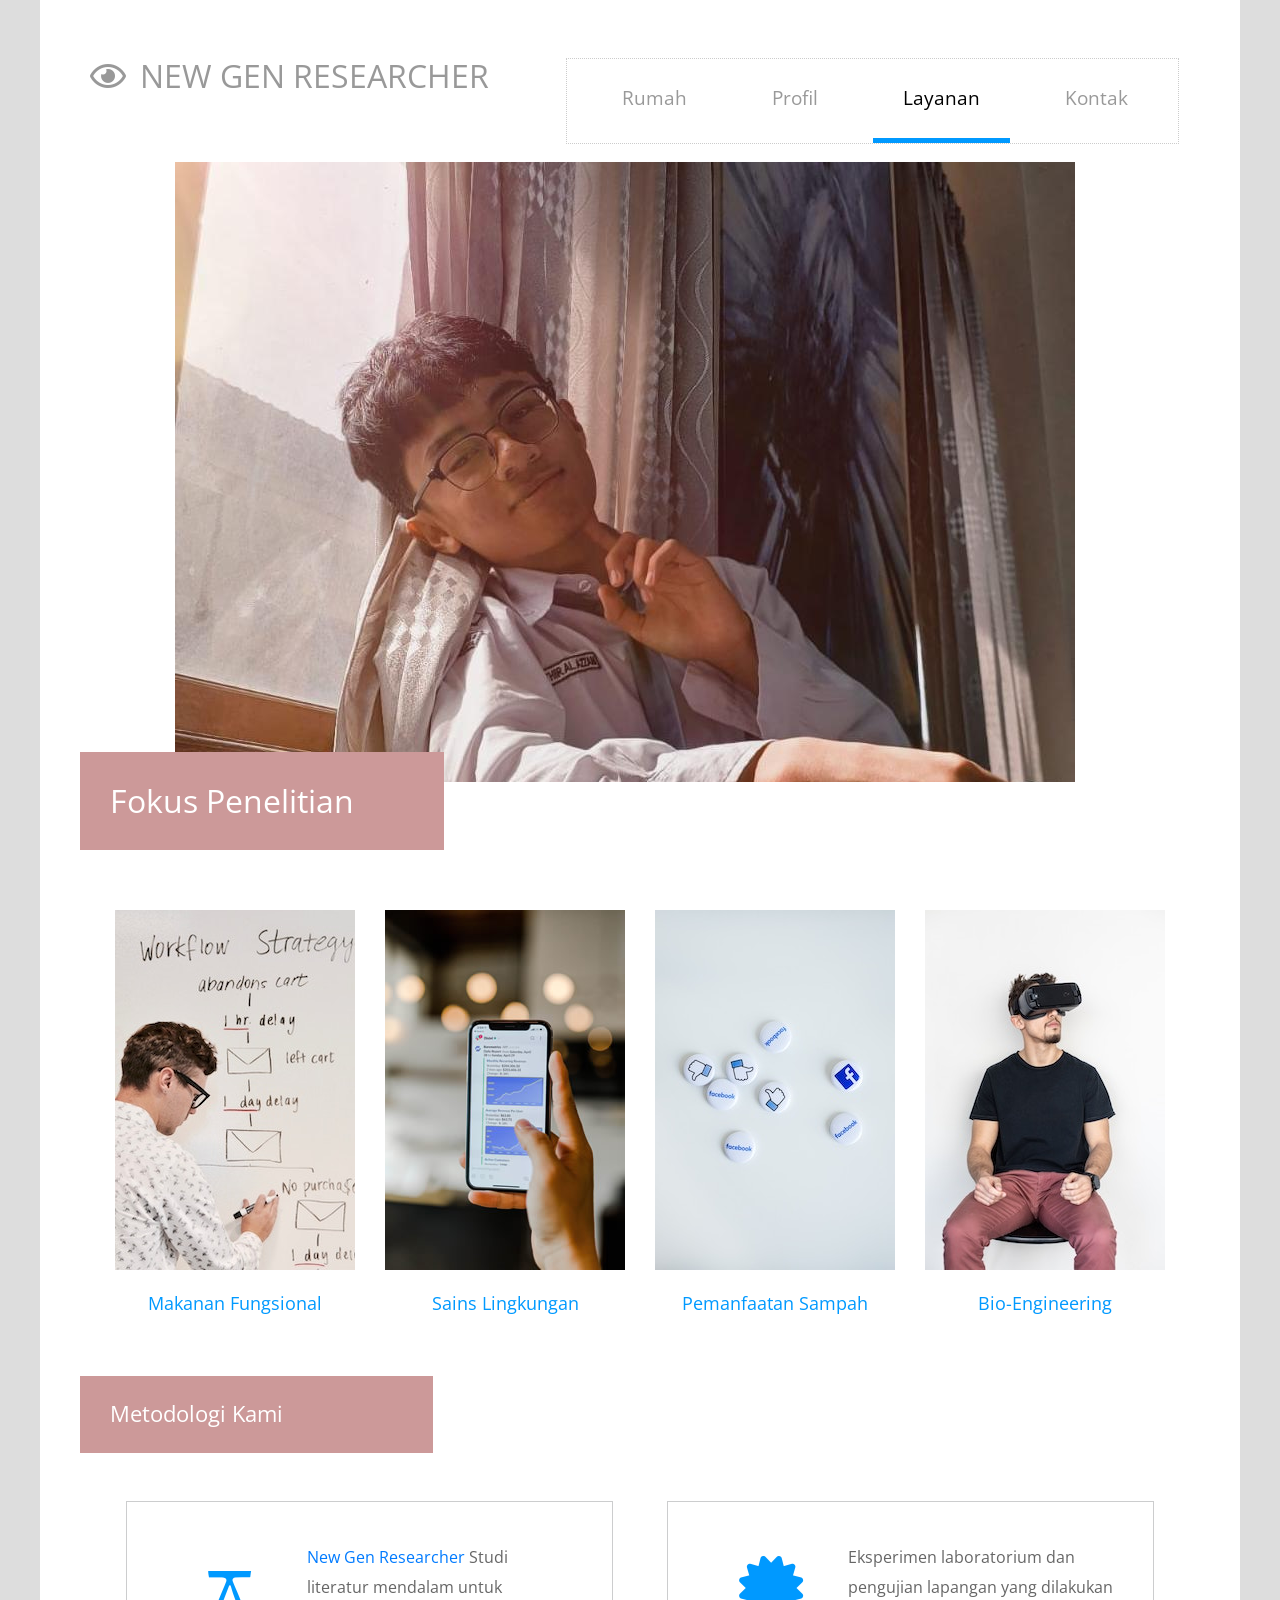
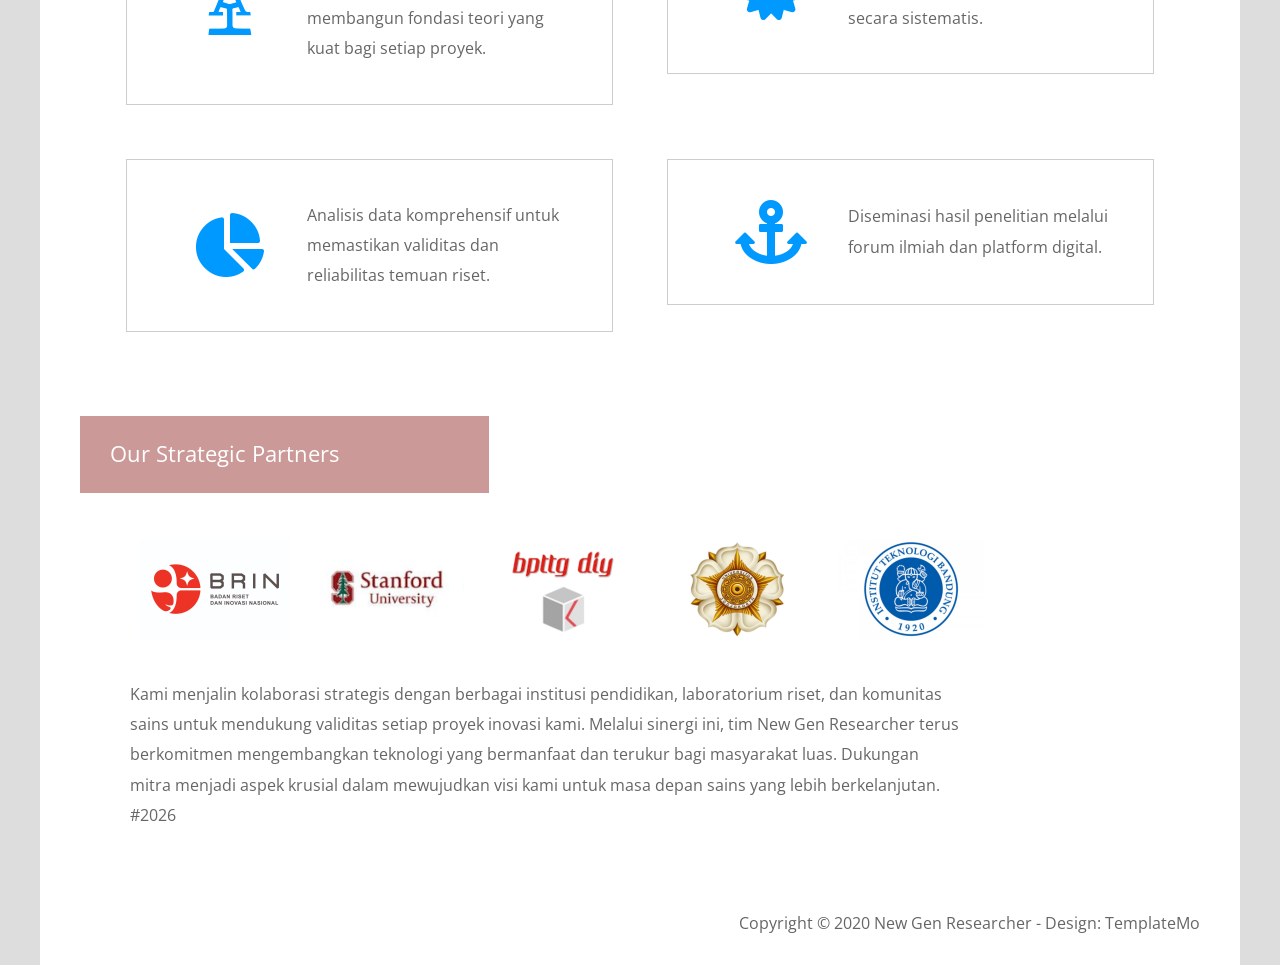
<file: services.html>
<!DOCTYPE html>
<html lang="en">
<head>
    <meta charset="UTF-8">
    <meta name="viewport" content="width=device-width, initial-scale=1.0">
    <meta http-equiv="X-UA-Compatible" content="ie=edge">
    
    <title>New Gen Researcher - Page 3</title>
    
    <link href="https://fonts.googleapis.com/css?family=Open+Sans:400,800" rel="stylesheet" /> <!-- https://fonts.google.com/specimen/Open+Sans?selection.family=Open+Sans -->
    <link href="css/all.min.css" rel="stylesheet" /> <!-- https://fontawesome.com/ -->
    <link href="css/bootstrap.min.css" rel="stylesheet" /> <!-- https://getbootstrap.com -->
	<link href="css/templatemo-new-vision.css" rel="stylesheet" />
<!--

New Gen Researcher Template

https://templatemo.com/tm-542-new-vision

-->
</head>
<body>
    <!-- Page Header -->
    <div class="container-fluid">
        <div class="tm-site-header">
            <div class="row">
                <div class="col-12 tm-site-header-col">
                    <div class="tm-site-header-left">
                        <i class="far fa-2x fa-eye tm-site-icon"></i>
                        <h1 class="tm-site-name">New Gen Researcher</h1>
                    </div>
                    <div class="tm-site-header-right tm-menu-container-outer">
                        
                        <!--Navbar-->
                        <nav class="navbar navbar-expand-lg">
                        
                          <!-- Collapse button -->
                          <button class="navbar-toggler toggler-example" type="button" data-toggle="collapse" data-target="#navbarSupportedContent1"
                            aria-controls="navbarSupportedContent1" aria-expanded="false" aria-label="Toggle navigation"><span class="dark-blue-text"><i
                                class="fas fa-bars fa-1x"></i></span></button>
                        
                          <!-- Collapsible content -->
                          <div class="collapse navbar-collapse tm-nav" id="navbarSupportedContent1">
                        
                            <!-- Links -->
                            <ul class="navbar-nav mr-auto">
                              <li class="nav-item">
                                <a class="nav-link tm-nav-link" href="index.html">Rumah <span class="sr-only">(current)</span></a>
                              </li>
                              <li class="nav-item">
                                <a class="nav-link tm-nav-link" href="company.html">Profil</a>
                              </li>
                              <li class="nav-item active">
                                <a class="nav-link tm-nav-link" href="#">Layanan</a>
                              </li>
                              <li class="nav-item">
                                <a class="nav-link tm-nav-link" href="contact.html">Kontak</a>
                              </li>
                            </ul>
                            <!-- Links -->
                        
                          </div>
                          <!-- Collapsible content -->
                        
                        </nav>
                        <!--/.Navbar-->
                    </div>
                </div>
            </div>
        </div>
        
        <div class="row">
            <div class="col-12">
                <div class="tm-main-bg tm-services-bg"></div>        
            </div>
        </div>
        
        <!-- Main -->
        <main>
            <!-- Welcome section -->
            <section class="tm-welcome">
                <div class="row">
                    <div class="col-12">
                        <h2 class="tm-section-header tm-header-floating">Fokus Penelitian</h2>         
                    </div>
                </div>
                
                <div class="row tm-welcome-row tm-services">
                    <div class="col-md-3 col-sm-6">
                        <figure class="tm-services-img">
                            <img src="img/services-1.jpg" alt="Image" class="img-fluid">        
                            <figcaption class="tm-service-description">Makanan Fungsional</figcaption>
                        </figure>
                    </div>
                    <div class="col-md-3 col-sm-6">
                        <figure class="tm-services-img">
                            <img src="img/services-2.jpg" alt="Image" class="img-fluid">        
                            <figcaption class="tm-service-description">Sains Lingkungan</figcaption>
                        </figure>
                    </div>
                    <div class="col-md-3 col-sm-6">
                        <figure class="tm-services-img">
                            <img src="img/services-3.jpg" alt="Image" class="img-fluid">    
                            <figcaption class="tm-service-description">Pemanfaatan Sampah</figcaption>
                        </figure>
                    </div>
                    <div class="col-md-3 col-sm-6">
                        <figure class="tm-services-img">
                            <img src="img/services-4.jpg" alt="Image" class="img-fluid">    
                            <figcaption class="tm-service-description">Bio-Engineering</figcaption>
                        </figure>
                    </div>
                </div>
                
                <div class="row">
                    <div class="col-12">
                        <h2 class="tm-section-header tm-section-header-small mb-5">Metodologi Kami</h2>        
                    </div>
                </div>
                <div class="row tm-approach-row">
                    <div class="col-md-6">
                        <div class="tm-approach-box">
                            <div class="tm-media tm-media-2 tm-media-v-center tm-solid-border">
                                <i class="fab fa-4x fa-acquisitions-incorporated tm-service-icon"></i>
                                <div>
                                    <p><a rel="nofollow" target="_parent" href="https://langgengsudiwiyono-jpg.github.io/dhimastugasakhir/">New Gen Researcher</a> Studi literatur mendalam untuk membangun fondasi teori yang kuat bagi setiap proyek.</p>
                                </div>
                            </div>        
                        </div>
                    </div>
                    <div class="col-md-6">
                        <div class="tm-approach-box">
                            <div class="tm-media tm-media-2 tm-media-v-center tm-solid-border">
                                <i class="fas fa-4x fa-certificate tm-service-icon"></i>
                                <div>
                                    <p>Eksperimen laboratorium dan pengujian lapangan yang dilakukan secara sistematis.</p>
                                </div>
                            </div>        
                        </div>
                    </div>
                    <div class="col-md-6">
                        <div class="tm-approach-box">
                            <div class="tm-media tm-media-2 tm-media-v-center tm-solid-border">
                                <i class="fas fa-4x fa-chart-pie tm-service-icon"></i>
                                <div>
                                    <p>Analisis data komprehensif untuk memastikan validitas dan reliabilitas temuan riset.</p>
                                </div>
                            </div>         
                        </div>
                    </div>
                    <div class="col-md-6">
                        <div class="tm-approach-box">
                            <div class="tm-media tm-media-2 tm-media-v-center tm-solid-border">
                                <i class="fas fa-4x fa-anchor tm-service-icon"></i>
                                <div>
                                    <p>Diseminasi hasil penelitian melalui forum ilmiah dan platform digital.</p>
                                </div>
                            </div>    
                        </div>
                    </div>
                </div>
            </section>
            
            <!-- Featured -->
            <section class="tm-featured">
                <div class="row">
                    <div class="col-12">
                        <h2 class="tm-section-header tm-section-header-small mb-3">Our Strategic Partners</h2>        
                    </div>
                </div>
                
                <div class="tm-partners mx-auto">
                    <div>
                        <img width="150" height="100" src="img/partner-01.png" alt="Partner Image" class="img-fluid">
                        <img width="150" height="100" src="img/partner-02.png" alt="Partner Image" class="img-fluid">
                        <img width="150" height="100" src="img/partner-03.png" alt="Partner Image" class="img-fluid">
                        <img width="150" height="100" src="img/partner-04.png" alt="Partner Image" class="img-fluid">
                        <img width="150" height="100" src="img/partner-05.png" alt="Partner Image" class="img-fluid">    
                    </div>
                    
                    <p class="tm-partner-text">Kami menjalin kolaborasi strategis dengan berbagai institusi pendidikan, laboratorium riset, dan komunitas sains untuk mendukung validitas setiap proyek inovasi kami. Melalui sinergi ini, tim New Gen Researcher terus berkomitmen mengembangkan teknologi yang bermanfaat dan terukur bagi masyarakat luas. Dukungan mitra menjadi aspek krusial dalam mewujudkan visi kami untuk masa depan sains yang lebih berkelanjutan. #2026</p>
                    
                </div>
            </section>
            
            <footer>
                Copyright &copy; 2020 New Gen Researcher 
                
                - Design: <a href="https://templatemo.com" rel="sponsored" target="_parent" title="css templates">TemplateMo</a>
            </footer>
            
        </main>
    </div>
    <script src="js/jquery-3.4.1.min.js"></script>
    <script src="js/bootstrap.min.js"></script>
    <script src="js/templatemo-script.js"></script>
</body>
</html>
</file>
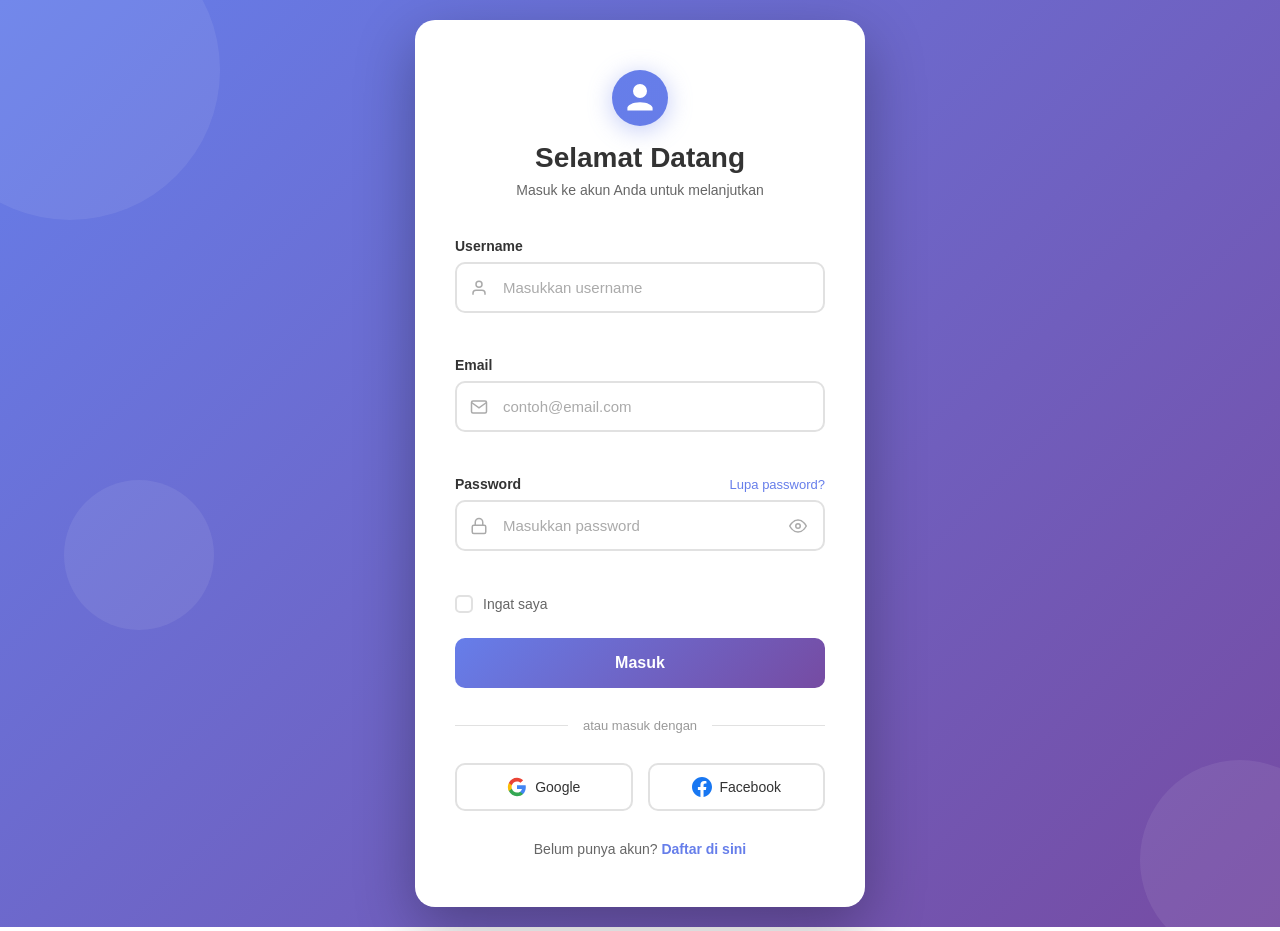
<file: login/login.html>
<!DOCTYPE html>
<html lang="id">
<head>
    <meta charset="UTF-8">
    <meta name="viewport" content="width=device-width, initial-scale=1.0">
    <title>Sign In</title>
    <link rel="stylesheet" href="css/login.css">
</head>
<body>

    <div class="bg-bubbles">
        <div class="bubble"></div>
        <div class="bubble"></div>
        <div class="bubble"></div>
    </div>

    <div class="login-container">

        <div class="login-header">
            <div class="logo-icon">
                <svg viewBox="0 0 40 40" fill="none" xmlns="http://www.w3.org/2000/svg">
                    <circle cx="20" cy="20" r="20" fill="url(#grad)"/>
                    <path d="M20 10a5 5 0 1 1 0 10 5 5 0 0 1 0-10zm0 13c5.33 0 9 2.24 9 4v2H11v-2c0-1.76 3.67-4 9-4z" fill="white"/>
                    <defs>
                        <linearGradient id="grad" x1="0" y1="0" x2="40" y2="40">
                            <stop offset="0%" stop-color="#667eea"/>
                            <stop offset="100%" stop-color="#764ba2"/>
                        </linearGradient>
                    </defs>
                </svg>
            </div>
            <h1>Selamat Datang</h1>
            <p>Masuk ke akun Anda untuk melanjutkan</p>
        </div>

        <form id="loginForm" action="#" method="POST" novalidate>

            <!-- Username -->
            <div class="form-group" id="group-username">
                <label for="username">Username</label>
                <div class="input-wrapper">
                    <span class="input-icon">
                        <svg viewBox="0 0 24 24" fill="none" stroke="currentColor" stroke-width="2">
                            <path d="M20 21v-2a4 4 0 0 0-4-4H8a4 4 0 0 0-4 4v2"/>
                            <circle cx="12" cy="7" r="4"/>
                        </svg>
                    </span>
                    <input type="text" id="username" name="username" placeholder="Masukkan username" autocomplete="username">
                </div>
                <span class="error-msg" id="error-username"></span>
            </div>

            <!-- Email -->
            <div class="form-group" id="group-email">
                <label for="email">Email</label>
                <div class="input-wrapper">
                    <span class="input-icon">
                        <svg viewBox="0 0 24 24" fill="none" stroke="currentColor" stroke-width="2">
                            <path d="M4 4h16c1.1 0 2 .9 2 2v12c0 1.1-.9 2-2 2H4c-1.1 0-2-.9-2-2V6c0-1.1.9-2 2-2z"/>
                            <polyline points="22,6 12,13 2,6"/>
                        </svg>
                    </span>
                    <input type="email" id="email" name="email" placeholder="contoh@email.com" autocomplete="email">
                </div>
                <span class="error-msg" id="error-email"></span>
            </div>

            <!-- Password -->
            <div class="form-group" id="group-password">
                <label for="password">
                    Password
                    <a href="#" class="forgot-link">Lupa password?</a>
                </label>
                <div class="input-wrapper">
                    <span class="input-icon">
                        <svg viewBox="0 0 24 24" fill="none" stroke="currentColor" stroke-width="2">
                            <rect x="3" y="11" width="18" height="11" rx="2" ry="2"/>
                            <path d="M7 11V7a5 5 0 0 1 10 0v4"/>
                        </svg>
                    </span>
                    <input type="password" id="password" name="password" placeholder="Masukkan password" autocomplete="current-password">
                    <button type="button" class="toggle-password" onclick="togglePassword()">
                        <svg id="eyeIcon" viewBox="0 0 24 24" fill="none" stroke="currentColor" stroke-width="2">
                            <path d="M1 12s4-8 11-8 11 8 11 8-4 8-11 8-11-8-11-8z"/>
                            <circle cx="12" cy="12" r="3"/>
                        </svg>
                    </button>
                </div>
                <span class="error-msg" id="error-password"></span>
            </div>

            <!-- Remember Me -->
            <div class="remember-group">
                <label class="remember-label">
                    <input type="checkbox" id="remember" name="remember">
                    <span class="custom-checkbox"></span>
                    Ingat saya
                </label>
            </div>

            <button type="submit" class="btn-login" id="btnLogin" >
                <span class="btn-text">Masuk</span>
                <span class="btn-loader" id="btnLoader"></span>
            </button>

        </form>

        <div class="divider">
            <span>atau masuk dengan</span>
        </div>

        <div class="social-login">
            <button type="button" class="btn-social" id="btnGoogle">
                <svg viewBox="0 0 24 24" fill="none" xmlns="http://www.w3.org/2000/svg">
                    <path d="M22.56 12.25c0-.78-.07-1.53-.2-2.25H12v4.26h5.92c-.26 1.37-1.04 2.53-2.21 3.31v2.77h3.57c2.08-1.92 3.28-4.74 3.28-8.09z" fill="#4285F4"/>
                    <path d="M12 23c2.97 0 5.46-.98 7.28-2.66l-3.57-2.77c-.98.66-2.23 1.06-3.71 1.06-2.86 0-5.29-1.93-6.16-4.53H2.18v2.84C3.99 20.53 7.7 23 12 23z" fill="#34A853"/>
                    <path d="M5.84 14.09c-.22-.66-.35-1.36-.35-2.09s.13-1.43.35-2.09V7.07H2.18C1.43 8.55 1 10.22 1 12s.43 3.45 1.18 4.93l2.85-2.22.81-.62z" fill="#FBBC05"/>
                    <path d="M12 5.38c1.62 0 3.06.56 4.21 1.64l3.15-3.15C17.45 2.09 14.97 1 12 1 7.7 1 3.99 3.47 2.18 7.07l3.66 2.84c.87-2.6 3.3-4.53 6.16-4.53z" fill="#EA4335"/>
                </svg>
                Google
            </button>
            <button type="button" class="btn-social" id="btnFacebook">
                <svg viewBox="0 0 24 24" fill="#1877F2" xmlns="http://www.w3.org/2000/svg">
                    <path d="M24 12.073c0-6.627-5.373-12-12-12s-12 5.373-12 12c0 5.99 4.388 10.954 10.125 11.854v-8.385H7.078v-3.47h3.047V9.43c0-3.007 1.792-4.669 4.533-4.669 1.312 0 2.686.235 2.686.235v2.953H15.83c-1.491 0-1.956.925-1.956 1.874v2.25h3.328l-.532 3.47h-2.796v8.385C19.612 23.027 24 18.062 24 12.073z"/>
                </svg>
                Facebook
            </button>
        </div>

        <p class="signup-link">
            Belum punya akun? <a href="signup.html">Daftar di sini</a>
        </p>

    </div>

    <script src="js/login.js"></script>
</body>
</html>
</file>
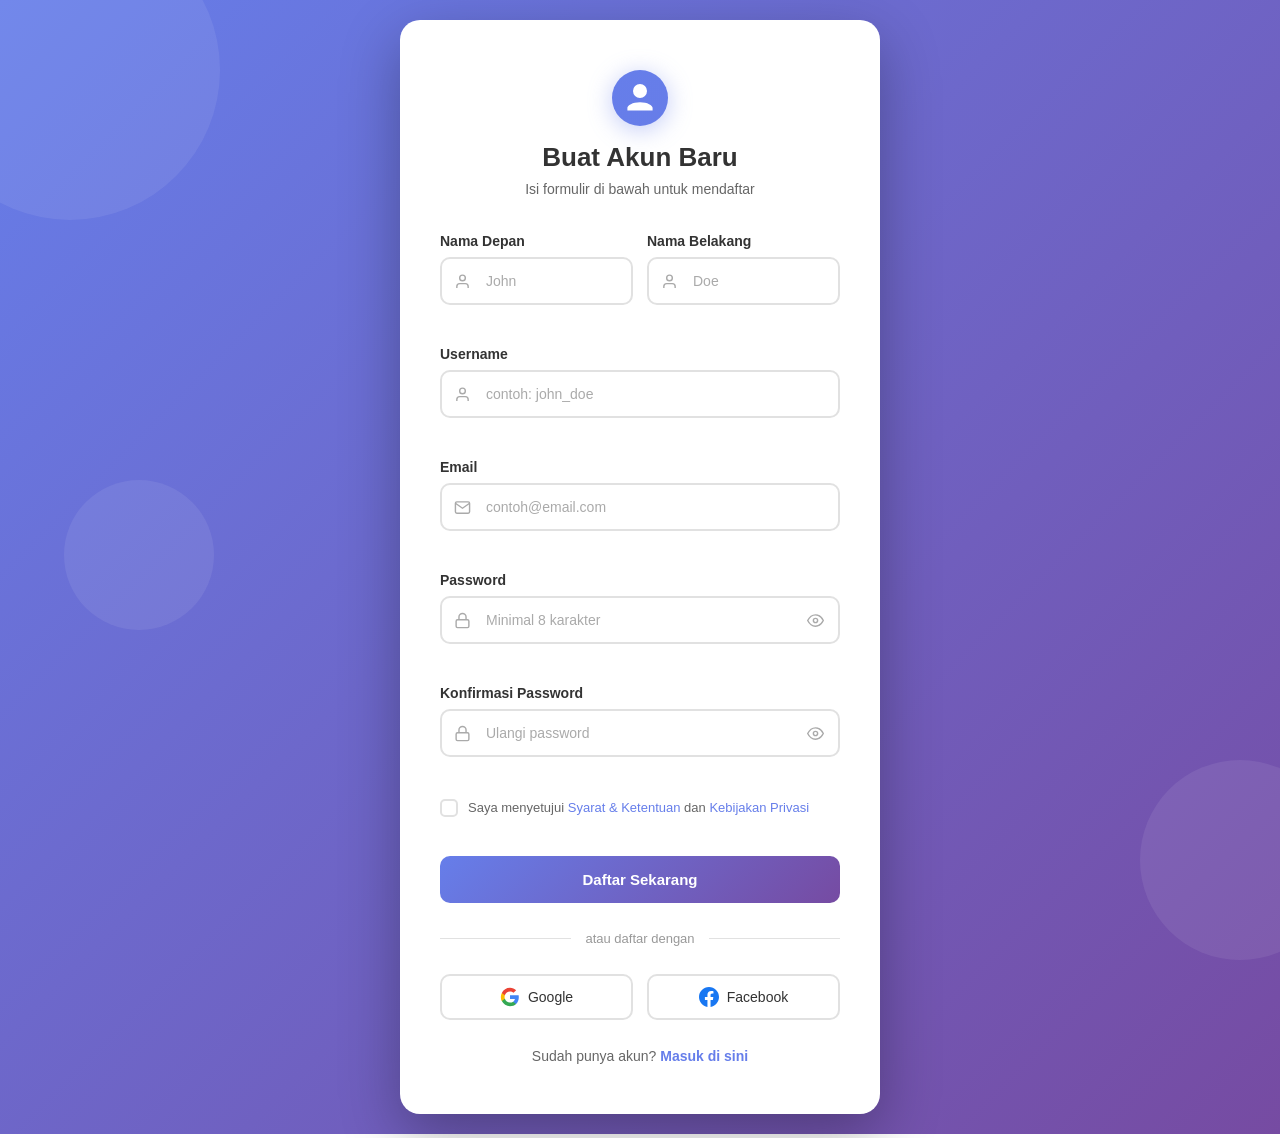
<file: login/signup.html>
<!DOCTYPE html>
<html lang="id">
<head>
    <meta charset="UTF-8">
    <meta name="viewport" content="width=device-width, initial-scale=1.0">
    <title>Sign Up</title>
    <link rel="stylesheet" href="css/signup.css">
</head>
<body>

    <div class="bg-bubbles">
        <div class="bubble"></div>
        <div class="bubble"></div>
        <div class="bubble"></div>
    </div>

    <div class="signup-container">

        <div class="signup-header">
            <div class="logo-icon">
                <svg viewBox="0 0 40 40" fill="none" xmlns="http://www.w3.org/2000/svg">
                    <circle cx="20" cy="20" r="20" fill="url(#grad)"/>
                    <path d="M20 10a5 5 0 1 1 0 10 5 5 0 0 1 0-10zm0 13c5.33 0 9 2.24 9 4v2H11v-2c0-1.76 3.67-4 9-4z" fill="white"/>
                    <defs>
                        <linearGradient id="grad" x1="0" y1="0" x2="40" y2="40">
                            <stop offset="0%" stop-color="#667eea"/>
                            <stop offset="100%" stop-color="#764ba2"/>
                        </linearGradient>
                    </defs>
                </svg>
            </div>
            <h1>Buat Akun Baru</h1>
            <p>Isi formulir di bawah untuk mendaftar</p>
        </div>

        <form id="registerForm" action="#" method="POST">

            <!-- Nama Depan & Belakang -->
            <div class="form-row">
                <div class="form-group" id="group-firstName">
                    <label for="firstName">Nama Depan</label>
                    <div class="input-wrapper">
                        <span class="input-icon">
                            <svg viewBox="0 0 24 24" fill="none" stroke="currentColor" stroke-width="2">
                                <path d="M20 21v-2a4 4 0 0 0-4-4H8a4 4 0 0 0-4 4v2"/>
                                <circle cx="12" cy="7" r="4"/>
                            </svg>
                        </span>
                        <input type="text" id="firstName" name="firstName" placeholder="John" autocomplete="given-name">
                    </div>
                    <span class="error-msg" id="error-firstName"></span>
                </div>
                <div class="form-group" id="group-lastName">
                    <label for="lastName">Nama Belakang</label>
                    <div class="input-wrapper">
                        <span class="input-icon">
                            <svg viewBox="0 0 24 24" fill="none" stroke="currentColor" stroke-width="2">
                                <path d="M20 21v-2a4 4 0 0 0-4-4H8a4 4 0 0 0-4 4v2"/>
                                <circle cx="12" cy="7" r="4"/>
                            </svg>
                        </span>
                        <input type="text" id="lastName" name="lastName" placeholder="Doe" autocomplete="family-name">
                    </div>
                    <span class="error-msg" id="error-lastName"></span>
                </div>
            </div>

            <!-- Username -->
            <div class="form-group" id="group-username">
                <label for="username">Username</label>
                <div class="input-wrapper">
                    <span class="input-icon">
                        <svg viewBox="0 0 24 24" fill="none" stroke="currentColor" stroke-width="2">
                            <path d="M20 21v-2a4 4 0 0 0-4-4H8a4 4 0 0 0-4 4v2"/>
                            <circle cx="12" cy="7" r="4"/>
                        </svg>
                    </span>
                    <input type="text" id="username" name="username" placeholder="contoh: john_doe" autocomplete="username">
                </div>
                <span class="error-msg" id="error-username"></span>
            </div>

            <!-- Email -->
            <div class="form-group" id="group-email">
                <label for="email">Email</label>
                <div class="input-wrapper">
                    <span class="input-icon">
                        <svg viewBox="0 0 24 24" fill="none" stroke="currentColor" stroke-width="2">
                            <path d="M4 4h16c1.1 0 2 .9 2 2v12c0 1.1-.9 2-2 2H4c-1.1 0-2-.9-2-2V6c0-1.1.9-2 2-2z"/>
                            <polyline points="22,6 12,13 2,6"/>
                        </svg>
                    </span>
                    <input type="email" id="email" name="email" placeholder="contoh@email.com" autocomplete="email">
                </div>
                <span class="error-msg" id="error-email"></span>
            </div>

           
            <!-- Password -->
            <div class="form-group" id="group-password">
                <label for="password">Password</label>
                <div class="input-wrapper">
                    <span class="input-icon">
                        <svg viewBox="0 0 24 24" fill="none" stroke="currentColor" stroke-width="2">
                            <rect x="3" y="11" width="18" height="11" rx="2" ry="2"/>
                            <path d="M7 11V7a5 5 0 0 1 10 0v4"/>
                        </svg>
                    </span>
                    <input type="password" id="password" name="password" placeholder="Minimal 8 karakter" autocomplete="new-password">
                    <button type="button" class="toggle-password" onclick="togglePassword('password', 'eyeIcon1')">
                        <svg id="eyeIcon1" viewBox="0 0 24 24" fill="none" stroke="currentColor" stroke-width="2">
                            <path d="M1 12s4-8 11-8 11 8 11 8-4 8-11 8-11-8-11-8z"/>
                            <circle cx="12" cy="12" r="3"/>
                        </svg>
                    </button>
                </div>
                <div class="password-strength" id="strengthBar">
                    <div class="strength-fill" id="strengthFill"></div>
                </div>
                <span class="strength-label" id="strengthLabel"></span>
                <span class="error-msg" id="error-password"></span>
            </div>

            <!-- Konfirmasi Password -->
            <div class="form-group" id="group-confirmPassword">
                <label for="confirmPassword">Konfirmasi Password</label>
                <div class="input-wrapper">
                    <span class="input-icon">
                        <svg viewBox="0 0 24 24" fill="none" stroke="currentColor" stroke-width="2">
                            <rect x="3" y="11" width="18" height="11" rx="2" ry="2"/>
                            <path d="M7 11V7a5 5 0 0 1 10 0v4"/>
                        </svg>
                    </span>
                    <input type="password" id="confirmPassword" name="confirmPassword" placeholder="Ulangi password" autocomplete="new-password">
                    <button type="button" class="toggle-password" onclick="togglePassword('confirmPassword', 'eyeIcon2')">
                        <svg id="eyeIcon2" viewBox="0 0 24 24" fill="none" stroke="currentColor" stroke-width="2">
                            <path d="M1 12s4-8 11-8 11 8 11 8-4 8-11 8-11-8-11-8z"/>
                            <circle cx="12" cy="12" r="3"/>
                        </svg>
                    </button>
                </div>
                <span class="error-msg" id="error-confirmPassword"></span>
            </div>

            <!-- Terms -->
            <div class="checkbox-group">
                <label class="terms-label">
                    <input type="checkbox" id="terms" name="terms">
                    <span class="custom-checkbox"></span>
                    <span>Saya menyetujui <a href="#">Syarat &amp; Ketentuan</a> dan <a href="#">Kebijakan Privasi</a></span>
                </label>
            </div>
            <span class="error-msg" id="error-terms"></span>

            <button type="submit" class="btn-signup" id="btnSignup" onclick="window.location.href='login.html'">
                <span class="btn-text">Daftar Sekarang</span>
                <span class="btn-loader"></span>
            </button>

        </form>

        <div class="divider">
            <span>atau daftar dengan</span>
        </div>

        <div class="social-login">
            <button type="button" class="btn-social" id="btnGoogle">
                <svg viewBox="0 0 24 24" fill="none" xmlns="http://www.w3.org/2000/svg">
                    <path d="M22.56 12.25c0-.78-.07-1.53-.2-2.25H12v4.26h5.92c-.26 1.37-1.04 2.53-2.21 3.31v2.77h3.57c2.08-1.92 3.28-4.74 3.28-8.09z" fill="#4285F4"/>
                    <path d="M12 23c2.97 0 5.46-.98 7.28-2.66l-3.57-2.77c-.98.66-2.23 1.06-3.71 1.06-2.86 0-5.29-1.93-6.16-4.53H2.18v2.84C3.99 20.53 7.7 23 12 23z" fill="#34A853"/>
                    <path d="M5.84 14.09c-.22-.66-.35-1.36-.35-2.09s.13-1.43.35-2.09V7.07H2.18C1.43 8.55 1 10.22 1 12s.43 3.45 1.18 4.93l2.85-2.22.81-.62z" fill="#FBBC05"/>
                    <path d="M12 5.38c1.62 0 3.06.56 4.21 1.64l3.15-3.15C17.45 2.09 14.97 1 12 1 7.7 1 3.99 3.47 2.18 7.07l3.66 2.84c.87-2.6 3.3-4.53 6.16-4.53z" fill="#EA4335"/>
                </svg>
                Google
            </button>
            <button type="button" class="btn-social" id="btnFacebook">
                <svg viewBox="0 0 24 24" fill="#1877F2" xmlns="http://www.w3.org/2000/svg">
                    <path d="M24 12.073c0-6.627-5.373-12-12-12s-12 5.373-12 12c0 5.99 4.388 10.954 10.125 11.854v-8.385H7.078v-3.47h3.047V9.43c0-3.007 1.792-4.669 4.533-4.669 1.312 0 2.686.235 2.686.235v2.953H15.83c-1.491 0-1.956.925-1.956 1.874v2.25h3.328l-.532 3.47h-2.796v8.385C19.612 23.027 24 18.062 24 12.073z"/>
                </svg>
                Facebook
            </button>
        </div>

        <p class="login-link">
            Sudah punya akun? <a href="login.html">Masuk di sini</a>
        </p>

    </div>

    <script src="js/signup.js"></script>

<script src="js/register.js" defer></script>
</body>
</html>
</file>
<file: css/templatemo-new-vision.css>
/*

New Vision Template

https://templatemo.com/tm-542-new-vision



    COLORS
    
    Title: #333 (Dark Gray)
    Text: #666 (Gray)
    Hover: #09F (Blue)
    Button: #C99 (Pink)
    
*/

ul, h1, h2, h3, h4, p, figure {
    padding: 0;
    margin: 0;
}

body {
  font-family: 'Open Sans', Arial, sans-serif;
  font-size: 16px;
  background-color: #ddd;
  overflow-x: hidden;
}

a { 
    transition: all 0.3s ease; 
    text-decoration: none;
}

a:hover { text-decoration: none; }
button:focus { outline: none; }

h1, h2, h3 {
    color: #333;
    font-weight: 400;
}

p {
    color: #666;
    line-height: 1.9;
}

.tm-color-primary { color: #09F; }

.navbar-toggler {
    padding: 10px 15px;
    border-color: #d4d4d4;
}

.container-fluid {
    max-width: 1200px;
    background-color: white;
    padding-left: 40px;
    padding-right: 40px;
}

@media (max-width: 992px) {
    .container-fluid {
        padding-left: 15px;
        padding-right: 15px;
    }
}

.tm-site-header { padding-top: 50px; }

@media (max-width: 992px) {
    .tm-site-header {
        padding-top: 30px;
        padding-bottom: 30px;
    }
}

.tm-site-header-col {
    display: flex;
    justify-content: space-between;
}

.tm-site-icon { padding: 10px; color: #999; }

.tm-site-name {
    display: inline-block;
    text-transform: uppercase;
    font-size: 2rem;
    color: #999;
}

.tm-main-bg {
    background-image: url(../img/new-vision-01.jpg);
    background-repeat: no-repeat;
    background-position: 45% top;
    height: 800px;
    min-height: 500px;
    margin-left: -40px;
    margin-right: -40px;
}

.tm-about-bg { background-image: url(../img/new-vision-02.jpg); }
.tm-services-bg { background-image: url(../img/new-vision-03.jpg); }
.tm-contact-bg { background-image: url(../img/new-vision-04.jpg); }

@media (max-width: 992px) {
    .tm-contact-bg { background-position: 80% top; }
}

nav > ul > li { list-style: none; }

.tm-nav {
    border: 1px dotted #ccc;
    margin: 0 5px 10px;
}

.tm-nav > ul {
    display: flex;
    flex-direction: row;
    padding-right: 20px;
}

@media (max-width: 992px) {
    .tm-nav > ul {
        flex-direction: column;
        padding-right: 0;
    }
}

.tm-nav-link {
    font-size: 1.2rem;
    text-decoration: none;
    color: #999;
    display: inline-block;
    padding: 25px 30px;
    margin-left: 25px;
    border-bottom: 5px solid transparent;
}

@media (min-width: 1080px) {
    .navbar-expand-lg .navbar-nav .nav-link {
        padding-right: 30px;
        padding-left: 30px;
    }    
}

.nav-item .tm-nav-link:hover,
.nav-item.active .tm-nav-link {
    color: #000;
    border-bottom: 5px solid #09F;
    border-left: none;
}

@media (max-width: 992px) {
    .navbar-nav .tm-nav-link {
        margin-left: 0;
        margin-bottom: 10px;
        width: 100%;
        display: block;
        padding: 10px 20px;
    }
    
    .nav-item .tm-nav-link {
        border-left: 5px solid transparent;
        border-bottom: none;
    }
    
    .nav-item .tm-nav-link:hover, 
    .nav-item.active .tm-nav-link {
        border-left: 5px solid #09F;
        border-bottom: none;
    }
}

.tm-mobile-menu { display: none; }

.tm-mobile-menu.active.focus, 
.tm-mobile-menu.active:focus,
.tm-mobile-menu.focus, 
.tm-mobile-menu:active.focus, 
.tm-mobile-menu:active:focus, 
.tm-mobile-menu:focus {
  outline: none;
  box-shadow: none;
  background-color: white;
}

.tm-menu-container-outer {
    display: flex;
    justify-content: flex-end;
}

.tm-menu-container {
    display: inline-block;
    margin-right: -20px;
}

@media (max-width: 992px) {
    .tm-menu-container {
        position: absolute;
        right: 30px;
        top: 0;
    }
    
    .tm-mobile-menu {
        display: block;
        padding: 10px 15px;
        border-radius: 3px;
        background-color: transparent;
    }
    
    .tm-nav {
        height: 0;
        transition: all 0.3s ease;
        position: absolute;
        right: 0;
        top: 44px;
        z-index: 1000;
        background-color: white;
        margin: 0;
        min-width: 180px;
    }
    
    .tm-nav.show { height: auto; }
    
    #navbarSupportedContent1 {
        position: absolute;
        top: 50px;
        right: 0px;
        z-index: 1000;
        background-color: white;
    }
}

.tm-section-header {
    display: inline-block;
    background-color: #c99;
    color: white;
    padding: 30px 90px 30px 30px;
    margin: 0;
}

@media (max-width: 500px) {
    .tm-section-header { padding: 20px; }
}

.tm-section-header-small {
    font-size: 1.4rem;
    padding: 25px 150px 25px 30px;
}

.tm-header-floating {
    position: absolute;
    z-index: 100;
    top: -30px;
}

.tm-welcome-row {
    margin-top: 128px;
    margin-bottom: 10px;
}

.tm-welcome-row-2 { margin-bottom: 45px; }

.tm-article-link:hover .tm-article-title { color: #09F; }
.tm-hover-color { color: #09F; }

.tm-article-title {
    margin-bottom: 30px;
    transition: all 0.3s ease;
}

.tm-media {
    display: flex;
    align-items: flex-start;
    margin-bottom: 70px;
}

.tm-media-v-center { align-items: center; }

.tm-media-img {
    margin-right: 20px;
    width: 55%;
    max-width: 300px;
}

.tm-media-body {
    margin-right: 10px;
    width: 45%;
}

@media (max-width: 992px) {
    .tm-media-body { width: auto; }
}

@media (max-width: 480px) {
    .tm-media { flex-direction: column; }
    .tm-media-img { width: auto; }
    
    .tm-media-body {
        max-width: 300px;
        margin-right: 0;
        margin-top: 20px;
    }
}

.tm-dotted-box-container { margin-bottom: 35px; }

.tm-dotted-box {
    display: flex;
    flex-direction: column;
    border: 1px dotted #ccc;
    padding: 24px;
    height: 100%;
}

.tm-article-icon {
    color: #C99;
    margin-top: 20px;
    margin-bottom: 40px;
}

.tm-article-title {
    font-size: 1.3rem;
    text-transform: uppercase;
    line-height: 1.5;
}

.tm-article-title,
.tm-article-text {
    margin-bottom: 30px;
}

.tm-article-link { align-self: flex-end; }

.tm-btn {
    background-color: #C99;
    color: white;
    padding: 10px 25px;
}

.tm-btn:hover,
.tm-btn:focus {
    background-color: #924141;
    text-decoration: none;
    color: white;
}

.tm-btn-rounded { border-radius: 3px; }

.tm-carousel {
    padding-top: 40px;
    padding-bottom: 35px;
    margin-left: auto;
    margin-right: auto;
}

@media (max-width: 992px) {
    .tm-carousel { max-width: 800px; }
}

@media (max-width: 420px) {
    .tm-carousel { max-width: 240px; }
}

.tm-featured { margin-bottom: 50px; }
.slick-dots li { width: 30px; }
.slick-dots li button { width: 30px; }

.slick-dots li button:before {
    font-family: "Font Awesome 5 Free";
    font-size: 30px;
    font-weight: 900;
    content: "\f068";
    color: #ddd;
    opacity: 1;
    width: 30px;
    transition: all 0.3s ease;
}

.slick-dots li button:hover:before, 
.slick-dots li button:focus:before,
.slick-dots li.slick-active button:before {
    color: #C99;
}

footer {
    color: #666;
    padding-top: 30px;
    padding-bottom: 30px;
    text-align: right;
}

footer a { color: #666; }

footer a:hover {
    color: #09F;
    text-decoration: none;
}

/* Hover Effect */
/* Common style */
.grid figure {
  position: relative;
  float: left;
  overflow: hidden;
  margin-left: 20px;
  margin-right: 20px;
  background: #3085a3;
  text-align: center;
  cursor: pointer;
}

@media (max-width: 768px) {
    .grid figure {
        margin-left: 10px;
        margin-right: 10px;
    }
}

.grid figure img {
  position: relative;
  display: block;
  min-height: 100%;
  max-width: 100%;
  opacity: 0.8;
}

.grid figure figcaption {
  padding: 2em;
  color: #fff;
  text-transform: uppercase;
  font-size: 1.25em;
  -webkit-backface-visibility: hidden;
  backface-visibility: hidden;
}

.grid figure figcaption::before,
.grid figure figcaption::after {
  pointer-events: none;
}

.grid figure figcaption,
.grid figure figcaption > a {
  position: absolute;
  top: 0;
  left: 0;
  width: 100%;
  height: 100%;
}

/* Anchor will cover the whole item by default */
/* For some effects it will show as a button */
.grid figure figcaption > a {
  z-index: 1000;
  text-indent: 200%;
  white-space: nowrap;
  font-size: 0;
  opacity: 0;
}

.grid figure h4 {
  word-spacing: -0.15em;
  font-weight: 300;
}

.grid figure h4 span { font-weight: 800; }

.grid figure h4,
.grid figure p {
  margin: 10px 0 0;
}

.grid figure p {
  letter-spacing: 1px;
  font-size: 68.5%;
}

/*---------------*/
/***** Honey *****/
/*---------------*/

figure.effect-honey {
  background: #4a3753;
  max-width: 240px;
}

figure.effect-honey img {
  opacity: 0.9;
  -webkit-transition: opacity 0.35s;
  transition: opacity 0.35s;
}

figure.effect-honey:hover img { opacity: 0.5; }

figure.effect-honey figcaption::before {
  position: absolute;
  bottom: 0;
  left: 0;
  width: 100%;
  height: 10px;
  background: #3496d8;
  content: "";
  -webkit-transform: translate3d(0, 10px, 0);
  transform: translate3d(0, 10px, 0);
}

figure.effect-honey h4 {
  position: absolute;
  bottom: 0;
  left: 0;
  padding: 1em 1.5em;
  width: 100%;
  text-align: left;
  -webkit-transform: translate3d(0, -30px, 0);
  transform: translate3d(0, -30px, 0);
}

figure.effect-honey h4 i {
  font-style: normal;
  opacity: 0;
  -webkit-transition: opacity 0.35s, -webkit-transform 0.35s;
  transition: opacity 0.35s, transform 0.35s;
  -webkit-transform: translate3d(0, -30px, 0);
  transform: translate3d(0, -30px, 0);
}

figure.effect-honey figcaption::before,
figure.effect-honey h4 {
  -webkit-transition: -webkit-transform 0.35s;
  transition: transform 0.35s;
}

figure.effect-honey:hover figcaption::before,
figure.effect-honey:hover h4,
figure.effect-honey:hover h4 i {
  opacity: 1;
  -webkit-transform: translate3d(0, 0, 0);
  transform: translate3d(0, 0, 0);
}

/* Our Company */
.tm-about { max-width: 975px; }

.tm-about-icon {
    color: #09F;
    min-width: 235px;
    display: flex;
    justify-content: center;
}

@media (max-width: 600px) {
    .tm-about-icon {
        padding-bottom: 50px;
        margin-left: auto;
        margin-right: auto;
        min-width: 160px;
    }
}

.tm-about-1 {
    padding: 30px;
    max-width: 540px;
}

/*---------------*/
/***** Zoe *****/
/*---------------*/

.grid figure.effect-zoe { background: transparent; }

figure.effect-zoe figcaption {
	top: auto;
	bottom: 0;
	padding: 15px 15px 0;
	height: 5em;
	background: rgba(255,255,255,0.7);
	color: #3c4a50;
	-webkit-transition: -webkit-transform 0.35s;
	transition: transform 0.35s;
	-webkit-transform: translate3d(0,100%,0);
	transform: translate3d(0,100%,0);
}

figure.effect-zoe p.icon-links a {
	color: #3c4a50;
	font-size: 1.4em;
	padding: 5px 10px;
}

figure.effect-zoe:hover p.icon-links a:hover,
figure.effect-zoe:hover p.icon-links a:focus {
	color: #09F;
}

figure.effect-zoe p.description {
	position: absolute;
	bottom: 8em;
	padding: 2em;
	color: #fff;
	text-transform: none;
	font-size: 90%;
	opacity: 0;
	-webkit-transition: opacity 0.35s;
	transition: opacity 0.35s;
	-webkit-backface-visibility: hidden; /* Fix for Chrome 37.0.2062.120 (Mac) */
}

figure.effect-zoe h2,
figure.effect-zoe p.icon-links a {
	-webkit-transition: all 0.35s;
	transition: all 0.35s;
	-webkit-transform: translate3d(0,200%,0);
	transform: translate3d(0,200%,0);
}

figure.effect-zoe p.icon-links a span::before {
	display: inline-block;
	padding: 8px 10px;
	font-family: 'feathericons';
	speak: none;
	-webkit-font-smoothing: antialiased;
	-moz-osx-font-smoothing: grayscale;
}

.icon-eye::before { content: '\e000'; }
.icon-paper-clip::before { content: '\e001'; }
.icon-heart::before { content: '\e024'; }
figure.effect-zoe h2 { font-size: 1.2rem; }
figure.effect-zoe:hover p.description { opacity: 1; }

figure.effect-zoe:hover figcaption,
figure.effect-zoe:hover h2,
figure.effect-zoe:hover p.icon-links a {
	-webkit-transform: translate3d(0,0,0);
	transform: translate3d(0,0,0);
}

figure.effect-zoe:hover h2 {
	-webkit-transition-delay: 0.05s;
	transition-delay: 0.05s;
}

figure.effect-zoe:hover p.icon-links a:nth-child(3) {
	-webkit-transition-delay: 0.1s;
	transition-delay: 0.1s;
}

figure.effect-zoe:hover p.icon-links a:nth-child(2) {
	-webkit-transition-delay: 0.15s;
	transition-delay: 0.15s;
}

figure.effect-zoe:hover p.icon-links a:first-child {
	-webkit-transition-delay: 0.2s;
	transition-delay: 0.2s;
}

.tm-services {
    max-width: 1080px;
    margin-left: auto;
    margin-right: auto;
    margin-bottom: 20px;
}

@media (max-width: 768px) {
    .tm-services { max-width: 510px; }
}

.tm-services-img {
    max-width: 240px;
    margin: 0 auto 40px;
}

.tm-service-description {
    font-size: 1.1rem;
    color: #09F;
    text-align: center;
    margin-top: 20px;
}

.tm-solid-border {
    border: 1px solid #CCCDCE;
    padding: 40px;
}

.tm-service-icon {
    text-align: center;
    min-width: 125px;
    margin-right: 15px;
    color: #09F;
}

.tm-approach-row {
    max-width: 1082px;
    margin-left: auto;
    margin-right: auto;
    margin-bottom: 30px;
}

.tm-approach-box {
    margin-left: 12px;
    margin-right: 12px;
}

@media (max-width: 992px) {
    .tm-approach-box {
        margin-left: auto;
        margin-right: auto;
    }
}

.tm-media-2 { margin-bottom: 54px; }

@media (max-width: 992px) {
    .tm-media-2 { margin-bottom: 30px; }
}

@media (max-width: 880px) and (min-width: 768px) {
    .tm-media-2 { flex-direction: column; }
    .tm-service-icon { margin-bottom: 30px; }
}

@media (max-width: 480px) {
    .tm-service-icon {
        margin-right: 0;
        margin-bottom: 30px;
    }
}

.tm-partners {
    max-width: 1020px;
    margin-top: 30px;
}

.tm-partners img {
    margin-left: 10px;
    margin-right: 10px;
}

.tm-partner-text {
    margin-top: 40px;
    max-width: 830px;
}

.form-group { margin-bottom: 40px; }

.tm-btn-primary {
    color: white;
    background-color: #C99;
    font-size: 1.2rem;
    padding: 12px 30px;
}

.tm-btn-primary:hover,
.tm-btn-primary:focus {
    color: white;
    background-color: #a64b4b;
}

.tm-link { color: #666; }
.tm-contact-box { padding: 65px; }

.mapouter{
    position:relative;
    text-align:right;
    height:440px;
    padding-left: 60px;
    padding-right: 60px;
    width:100%;
}

.gmap_canvas {
    overflow:hidden;
    background:none!important;
    height:440px;
    width:100%;
}

.tm-ul-hyphen li {
    list-style-type: none;
    line-height: 1.9;
    color: #666;
}

.tm-ul-hyphen li:before {
    content: '-';
    margin-right: 5px;
}

.tm-contact-l,
.tm-contact-r {
    padding-left: 75px;
    padding-right: 75px;
}

@media (max-width: 992px) {
    .mapouter,
    .tm-contact-l,
    .tm-contact-r,
    .tm-contact-box {
        padding-left: 30px;
        padding-right: 30px;
    }
}

@media (max-width: 768px) {
    .tm-contact-r { margin-top: 50px; }
    
    .mapouter,
    .tm-contact-l,
    .tm-contact-r,
    .tm-contact-box {
        padding-left: 20px;
        padding-right: 20px;
    }
}
.nav-cta{
    display:inline-block;
    padding:10px 20px;
    background:#007bff;
    color:white;
    text-decoration:none;
    border-radius:5px;
    font-weight:bold;
}

.nav-cta:hover{
    background:#0056b3;
    color:white;
}
</file>
<file: login/css/login.css>
/* ===== RESET & BASE ===== */
* {
    margin: 0;
    padding: 0;
    box-sizing: border-box;
}

body {
    font-family: 'Segoe UI', Tahoma, Geneva, Verdana, sans-serif;
    background: linear-gradient(135deg, #667eea 0%, #764ba2 100%);
    min-height: 100vh;
    display: flex;
    align-items: center;
    justify-content: center;
    padding: 20px;
    position: relative;
    overflow: hidden;
}

/* ===== ANIMATED BACKGROUND BUBBLES ===== */
.bg-bubbles {
    position: fixed;
    inset: 0;
    pointer-events: none;
    z-index: 0;
}

.bubble {
    position: absolute;
    border-radius: 50%;
    background: rgba(255, 255, 255, 0.08);
    animation: floatBubble 12s infinite ease-in-out;
}

.bubble:nth-child(1) {
    width: 300px;
    height: 300px;
    top: -80px;
    left: -80px;
    animation-duration: 14s;
}

.bubble:nth-child(2) {
    width: 200px;
    height: 200px;
    bottom: -60px;
    right: -60px;
    animation-duration: 10s;
    animation-delay: -4s;
}

.bubble:nth-child(3) {
    width: 150px;
    height: 150px;
    bottom: 30%;
    left: 5%;
    animation-duration: 16s;
    animation-delay: -8s;
}

@keyframes floatBubble {
    0%, 100% { transform: translateY(0) scale(1); }
    50% { transform: translateY(-20px) scale(1.05); }
}

/* ===== CONTAINER ===== */
.login-container {
    background: #ffffff;
    border-radius: 20px;
    box-shadow: 0 20px 60px rgba(0, 0, 0, 0.3);
    width: 100%;
    max-width: 450px;
    padding: 50px 40px;
    position: relative;
    z-index: 1;
    animation: fadeSlideUp 0.5s ease both;
}

@keyframes fadeSlideUp {
    from {
        opacity: 0;
        transform: translateY(24px);
    }
    to {
        opacity: 1;
        transform: translateY(0);
    }
}

/* ===== HEADER ===== */
.login-header {
    text-align: center;
    margin-bottom: 40px;
}

.logo-icon {
    display: inline-flex;
    margin-bottom: 16px;
}

.logo-icon svg {
    width: 56px;
    height: 56px;
    filter: drop-shadow(0 4px 12px rgba(102, 126, 234, 0.4));
}

.login-header h1 {
    color: #333;
    font-size: 28px;
    font-weight: 700;
    margin-bottom: 8px;
}

.login-header p {
    color: #666;
    font-size: 14px;
}

/* ===== FORM GROUP ===== */
.form-group {
    margin-bottom: 22px;
}

.form-group label {
    display: flex;
    justify-content: space-between;
    align-items: center;
    color: #333;
    font-size: 14px;
    font-weight: 600;
    margin-bottom: 8px;
}

.forgot-link {
    color: #667eea;
    text-decoration: none;
    font-size: 13px;
    font-weight: 500;
    transition: color 0.2s;
}

.forgot-link:hover {
    color: #764ba2;
    text-decoration: underline;
}

/* ===== INPUT WRAPPER ===== */
.input-wrapper {
    position: relative;
    display: flex;
    align-items: center;
}

.input-icon {
    position: absolute;
    left: 15px;
    display: flex;
    align-items: center;
    color: #aaa;
    pointer-events: none;
    transition: color 0.3s;
}

.input-icon svg {
    width: 18px;
    height: 18px;
}

.input-wrapper input {
    width: 100%;
    padding: 15px 20px 15px 46px;
    border: 2px solid #e1e1e1;
    border-radius: 10px;
    font-size: 15px;
    transition: all 0.3s ease;
    outline: none;
    background: #fff;
}

.input-wrapper input:focus {
    border-color: #667eea;
    box-shadow: 0 0 0 4px rgba(102, 126, 234, 0.1);
}

.input-wrapper input:focus + .input-icon,
.input-wrapper:focus-within .input-icon {
    color: #667eea;
}

.input-wrapper input::placeholder {
    color: #aaa;
}

/* Input state: error */
.form-group.has-error .input-wrapper input {
    border-color: #e53e3e;
    box-shadow: 0 0 0 4px rgba(229, 62, 62, 0.1);
}

/* Input state: success */
.form-group.has-success .input-wrapper input {
    border-color: #38a169;
    box-shadow: 0 0 0 4px rgba(56, 161, 105, 0.1);
}

.error-msg {
    display: block;
    color: #e53e3e;
    font-size: 12px;
    margin-top: 6px;
    min-height: 16px;
    opacity: 0;
    transform: translateY(-4px);
    transition: all 0.2s ease;
}

.form-group.has-error .error-msg {
    opacity: 1;
    transform: translateY(0);
}

/* ===== TOGGLE PASSWORD BUTTON ===== */
.toggle-password {
    position: absolute;
    right: 14px;
    background: none;
    border: none;
    color: #aaa;
    cursor: pointer;
    display: flex;
    align-items: center;
    padding: 4px;
    border-radius: 4px;
    transition: color 0.2s;
}

.toggle-password:hover {
    color: #667eea;
}

.toggle-password svg {
    width: 18px;
    height: 18px;
}

/* ===== REMEMBER ME ===== */
.remember-group {
    margin-bottom: 25px;
}

.remember-label {
    display: flex;
    align-items: center;
    gap: 10px;
    cursor: pointer;
    color: #666;
    font-size: 14px;
    user-select: none;
}

.remember-label input[type="checkbox"] {
    display: none;
}

.custom-checkbox {
    width: 18px;
    height: 18px;
    border: 2px solid #e1e1e1;
    border-radius: 5px;
    display: inline-flex;
    align-items: center;
    justify-content: center;
    flex-shrink: 0;
    transition: all 0.2s ease;
    background: #fff;
}

.remember-label input[type="checkbox"]:checked + .custom-checkbox {
    background: linear-gradient(135deg, #667eea 0%, #764ba2 100%);
    border-color: transparent;
}

.remember-label input[type="checkbox"]:checked + .custom-checkbox::after {
    content: '';
    width: 5px;
    height: 9px;
    border: 2px solid #fff;
    border-top: none;
    border-left: none;
    transform: rotate(45deg) translateY(-1px);
}

/* ===== LOGIN BUTTON ===== */
.btn-login {
    width: 100%;
    padding: 16px;
    background: linear-gradient(135deg, #667eea 0%, #764ba2 100%);
    border: none;
    border-radius: 10px;
    color: #fff;
    font-size: 16px;
    font-weight: 600;
    cursor: pointer;
    transition: all 0.3s ease;
    display: flex;
    align-items: center;
    justify-content: center;
    gap: 10px;
    position: relative;
    overflow: hidden;
}

.btn-login:hover {
    transform: translateY(-2px);
    box-shadow: 0 10px 30px rgba(102, 126, 234, 0.4);
}

.btn-login:active {
    transform: translateY(0);
}

.btn-login:disabled {
    opacity: 0.75;
    cursor: not-allowed;
    transform: none;
}

/* Loading spinner */
.btn-loader {
    display: none;
    width: 18px;
    height: 18px;
    border: 2px solid rgba(255,255,255,0.4);
    border-top-color: #fff;
    border-radius: 50%;
    animation: spin 0.7s linear infinite;
}

.btn-login.loading .btn-loader {
    display: inline-block;
}

.btn-login.loading .btn-text {
    opacity: 0.8;
}

@keyframes spin {
    to { transform: rotate(360deg); }
}

/* ===== DIVIDER ===== */
.divider {
    display: flex;
    align-items: center;
    margin: 30px 0;
}

.divider::before,
.divider::after {
    content: '';
    flex: 1;
    height: 1px;
    background: #e1e1e1;
}

.divider span {
    padding: 0 15px;
    color: #999;
    font-size: 13px;
}

/* ===== SOCIAL LOGIN ===== */
.social-login {
    display: flex;
    gap: 15px;
}

.btn-social {
    flex: 1;
    padding: 12px;
    border: 2px solid #e1e1e1;
    border-radius: 10px;
    background: #fff;
    cursor: pointer;
    transition: all 0.3s ease;
    display: flex;
    align-items: center;
    justify-content: center;
    gap: 8px;
    font-size: 14px;
    font-weight: 500;
    color: #333;
    font-family: inherit;
}

.btn-social:hover {
    border-color: #667eea;
    background: #f8f9ff;
    transform: translateY(-1px);
}

.btn-social svg {
    width: 20px;
    height: 20px;
}

/* ===== SIGNUP LINK ===== */
.signup-link {
    text-align: center;
    margin-top: 30px;
    color: #666;
    font-size: 14px;
}

.signup-link a {
    color: #667eea;
    text-decoration: none;
    font-weight: 600;
    transition: color 0.2s;
}

.signup-link a:hover {
    color: #764ba2;
    text-decoration: underline;
}

/* ===== TOAST NOTIFICATION ===== */
.toast {
    position: fixed;
    top: 24px;
    left: 50%;
    transform: translateX(-50%) translateY(-80px);
    background: #333;
    color: #fff;
    padding: 12px 24px;
    border-radius: 10px;
    font-size: 14px;
    font-weight: 500;
    z-index: 9999;
    transition: transform 0.35s cubic-bezier(0.34, 1.56, 0.64, 1);
    white-space: nowrap;
    box-shadow: 0 8px 24px rgba(0,0,0,0.2);
}

.toast.show {
    transform: translateX(-50%) translateY(0);
}

.toast.success { background: linear-gradient(135deg, #38a169, #276749); }
.toast.error   { background: linear-gradient(135deg, #e53e3e, #9b2c2c); }

/* ===== RESPONSIVE ===== */
@media (max-width: 480px) {
    .login-container {
        padding: 40px 25px;
    }

    .social-login {
        flex-direction: column;
    }
}
</file>
<file: login/css/signup.css>
/* ===== RESET & BASE ===== */
* { margin: 0; padding: 0; box-sizing: border-box; }

body {
    font-family: 'Segoe UI', Tahoma, Geneva, Verdana, sans-serif;
    background: linear-gradient(135deg, #667eea 0%, #764ba2 100%);
    min-height: 100vh;
    display: flex;
    align-items: center;
    justify-content: center;
    padding: 20px;
    position: relative;
    overflow-x: hidden;
}

/* ===== BACKGROUND BUBBLES ===== */
.bg-bubbles { position: fixed; inset: 0; pointer-events: none; z-index: 0; }
.bubble { position: absolute; border-radius: 50%; background: rgba(255,255,255,0.08); animation: floatBubble 12s infinite ease-in-out; }
.bubble:nth-child(1) { width: 300px; height: 300px; top: -80px; left: -80px; animation-duration: 14s; }
.bubble:nth-child(2) { width: 200px; height: 200px; bottom: -60px; right: -60px; animation-duration: 10s; animation-delay: -4s; }
.bubble:nth-child(3) { width: 150px; height: 150px; bottom: 30%; left: 5%; animation-duration: 16s; animation-delay: -8s; }
@keyframes floatBubble { 0%,100% { transform: translateY(0) scale(1); } 50% { transform: translateY(-20px) scale(1.05); } }

/* ===== CONTAINER ===== */
.signup-container {
    background: #fff;
    border-radius: 20px;
    box-shadow: 0 20px 60px rgba(0,0,0,0.3);
    width: 100%;
    max-width: 480px;
    padding: 50px 40px;
    position: relative;
    z-index: 1;
    animation: fadeSlideUp 0.5s ease both;
}
@keyframes fadeSlideUp { from { opacity: 0; transform: translateY(24px); } to { opacity: 1; transform: translateY(0); } }

/* ===== HEADER ===== */
.signup-header { text-align: center; margin-bottom: 36px; }
.logo-icon { display: inline-flex; margin-bottom: 16px; }
.logo-icon svg { width: 56px; height: 56px; filter: drop-shadow(0 4px 12px rgba(102,126,234,0.4)); }
.signup-header h1 { color: #333; font-size: 26px; font-weight: 700; margin-bottom: 8px; }
.signup-header p { color: #666; font-size: 14px; }

/* ===== FORM ROW ===== */
.form-row { display: flex; gap: 14px; }
.form-row .form-group { flex: 1; }

/* ===== FORM GROUP ===== */
.form-group { margin-bottom: 20px; }
.form-group label {
    display: flex;
    align-items: center;
    gap: 6px;
    color: #333;
    font-size: 14px;
    font-weight: 600;
    margin-bottom: 8px;
}
.optional { color: #aaa; font-size: 12px; font-weight: 400; }

/* ===== INPUT WRAPPER ===== */
.input-wrapper { position: relative; display: flex; align-items: center; }
.input-icon { position: absolute; left: 14px; display: flex; align-items: center; color: #aaa; pointer-events: none; transition: color 0.3s; }
.input-icon svg { width: 17px; height: 17px; }
.input-wrapper input {
    width: 100%;
    padding: 14px 44px;
    border: 2px solid #e1e1e1;
    border-radius: 10px;
    font-size: 14px;
    font-family: inherit;
    transition: all 0.3s ease;
    outline: none;
    background: #fff;
}
.input-wrapper input:focus { border-color: #667eea; box-shadow: 0 0 0 4px rgba(102,126,234,0.1); }
.input-wrapper:focus-within .input-icon { color: #667eea; }
.input-wrapper input::placeholder { color: #aaa; }

/* State: error */
.form-group.has-error .input-wrapper input { border-color: #e53e3e; box-shadow: 0 0 0 4px rgba(229,62,62,0.1); }
/* State: success */
.form-group.has-success .input-wrapper input { border-color: #38a169; box-shadow: 0 0 0 4px rgba(56,161,105,0.1); }

.error-msg {
    display: block;
    color: #e53e3e;
    font-size: 12px;
    margin-top: 5px;
    min-height: 16px;
    opacity: 0;
    transform: translateY(-4px);
    transition: all 0.2s ease;
}
.form-group.has-error .error-msg,
#error-terms.show { opacity: 1; transform: translateY(0); }

/* ===== TOGGLE PASSWORD ===== */
.toggle-password {
    position: absolute;
    right: 12px;
    background: none;
    border: none;
    color: #aaa;
    cursor: pointer;
    display: flex;
    align-items: center;
    padding: 4px;
    border-radius: 4px;
    transition: color 0.2s;
}
.toggle-password:hover { color: #667eea; }
.toggle-password svg { width: 17px; height: 17px; }

/* ===== PASSWORD STRENGTH ===== */
.password-strength {
    height: 4px;
    background: #e1e1e1;
    border-radius: 4px;
    margin-top: 8px;
    overflow: hidden;
    display: none;
}
.password-strength.visible { display: block; }
.strength-fill { height: 100%; width: 0; border-radius: 4px; transition: width 0.4s ease, background 0.4s ease; }
.strength-label { font-size: 11px; margin-top: 4px; display: none; }
.strength-label.visible { display: block; }

/* ===== CHECKBOX / TERMS ===== */
.checkbox-group { margin-bottom: 6px; }
.terms-label {
    display: flex;
    align-items: flex-start;
    gap: 10px;
    cursor: pointer;
    color: #666;
    font-size: 13px;
    line-height: 1.5;
    user-select: none;
}
.terms-label input[type="checkbox"] { display: none; }
.custom-checkbox {
    width: 18px;
    height: 18px;
    min-width: 18px;
    border: 2px solid #e1e1e1;
    border-radius: 5px;
    display: inline-flex;
    align-items: center;
    justify-content: center;
    transition: all 0.2s ease;
    margin-top: 1px;
}
.terms-label input[type="checkbox"]:checked + .custom-checkbox {
    background: linear-gradient(135deg, #667eea 0%, #764ba2 100%);
    border-color: transparent;
}
.terms-label input[type="checkbox"]:checked + .custom-checkbox::after {
    content: '';
    width: 5px;
    height: 9px;
    border: 2px solid #fff;
    border-top: none;
    border-left: none;
    transform: rotate(45deg) translateY(-1px);
}
.terms-label a { color: #667eea; text-decoration: none; }
.terms-label a:hover { text-decoration: underline; }
#error-terms { margin-bottom: 16px; }

/* ===== SUBMIT BUTTON ===== */
.btn-signup {
    width: 100%;
    padding: 15px;
    background: linear-gradient(135deg, #667eea 0%, #764ba2 100%);
    border: none;
    border-radius: 10px;
    color: #fff;
    font-size: 15px;
    font-weight: 600;
    font-family: inherit;
    cursor: pointer;
    transition: all 0.3s ease;
    display: flex;
    align-items: center;
    justify-content: center;
    gap: 10px;
    margin-top: 8px;
}
.btn-signup:hover { transform: translateY(-2px); box-shadow: 0 10px 30px rgba(102,126,234,0.4); }
.btn-signup:active { transform: translateY(0); }
.btn-signup:disabled { opacity: 0.75; cursor: not-allowed; transform: none; }
.btn-loader { display: none; width: 17px; height: 17px; border: 2px solid rgba(255,255,255,0.4); border-top-color: #fff; border-radius: 50%; animation: spin 0.7s linear infinite; }
.btn-signup.loading .btn-loader { display: inline-block; }
.btn-signup.loading .btn-text { opacity: 0.8; }
@keyframes spin { to { transform: rotate(360deg); } }

/* ===== DIVIDER ===== */
.divider { display: flex; align-items: center; margin: 28px 0; }
.divider::before, .divider::after { content: ''; flex: 1; height: 1px; background: #e1e1e1; }
.divider span { padding: 0 14px; color: #999; font-size: 13px; }

/* ===== SOCIAL ===== */
.social-login { display: flex; gap: 14px; }
.btn-social {
    flex: 1;
    padding: 11px;
    border: 2px solid #e1e1e1;
    border-radius: 10px;
    background: #fff;
    cursor: pointer;
    transition: all 0.3s ease;
    display: flex;
    align-items: center;
    justify-content: center;
    gap: 8px;
    font-size: 14px;
    font-weight: 500;
    color: #333;
    font-family: inherit;
}
.btn-social:hover { border-color: #667eea; background: #f8f9ff; transform: translateY(-1px); }
.btn-social svg { width: 20px; height: 20px; }

/* ===== LOGIN LINK ===== */
.login-link { text-align: center; margin-top: 28px; color: #666; font-size: 14px; }
.login-link a { color: #667eea; text-decoration: none; font-weight: 600; }
.login-link a:hover { color: #764ba2; text-decoration: underline; }

/* ===== TOAST ===== */
.toast {
    position: fixed;
    top: 24px;
    left: 50%;
    transform: translateX(-50%) translateY(-80px);
    background: #333;
    color: #fff;
    padding: 12px 24px;
    border-radius: 10px;
    font-size: 14px;
    font-weight: 500;
    z-index: 9999;
    transition: transform 0.35s cubic-bezier(0.34,1.56,0.64,1);
    white-space: nowrap;
    box-shadow: 0 8px 24px rgba(0,0,0,0.2);
}
.toast.show { transform: translateX(-50%) translateY(0); }
.toast.success { background: linear-gradient(135deg, #38a169, #276749); }
.toast.error   { background: linear-gradient(135deg, #e53e3e, #9b2c2c); }

/* ===== RESPONSIVE ===== */
@media (max-width: 480px) {
    .signup-container { padding: 40px 22px; }
    .form-row { flex-direction: column; gap: 0; }
    .social-login { flex-direction: column; }
}
</file>
